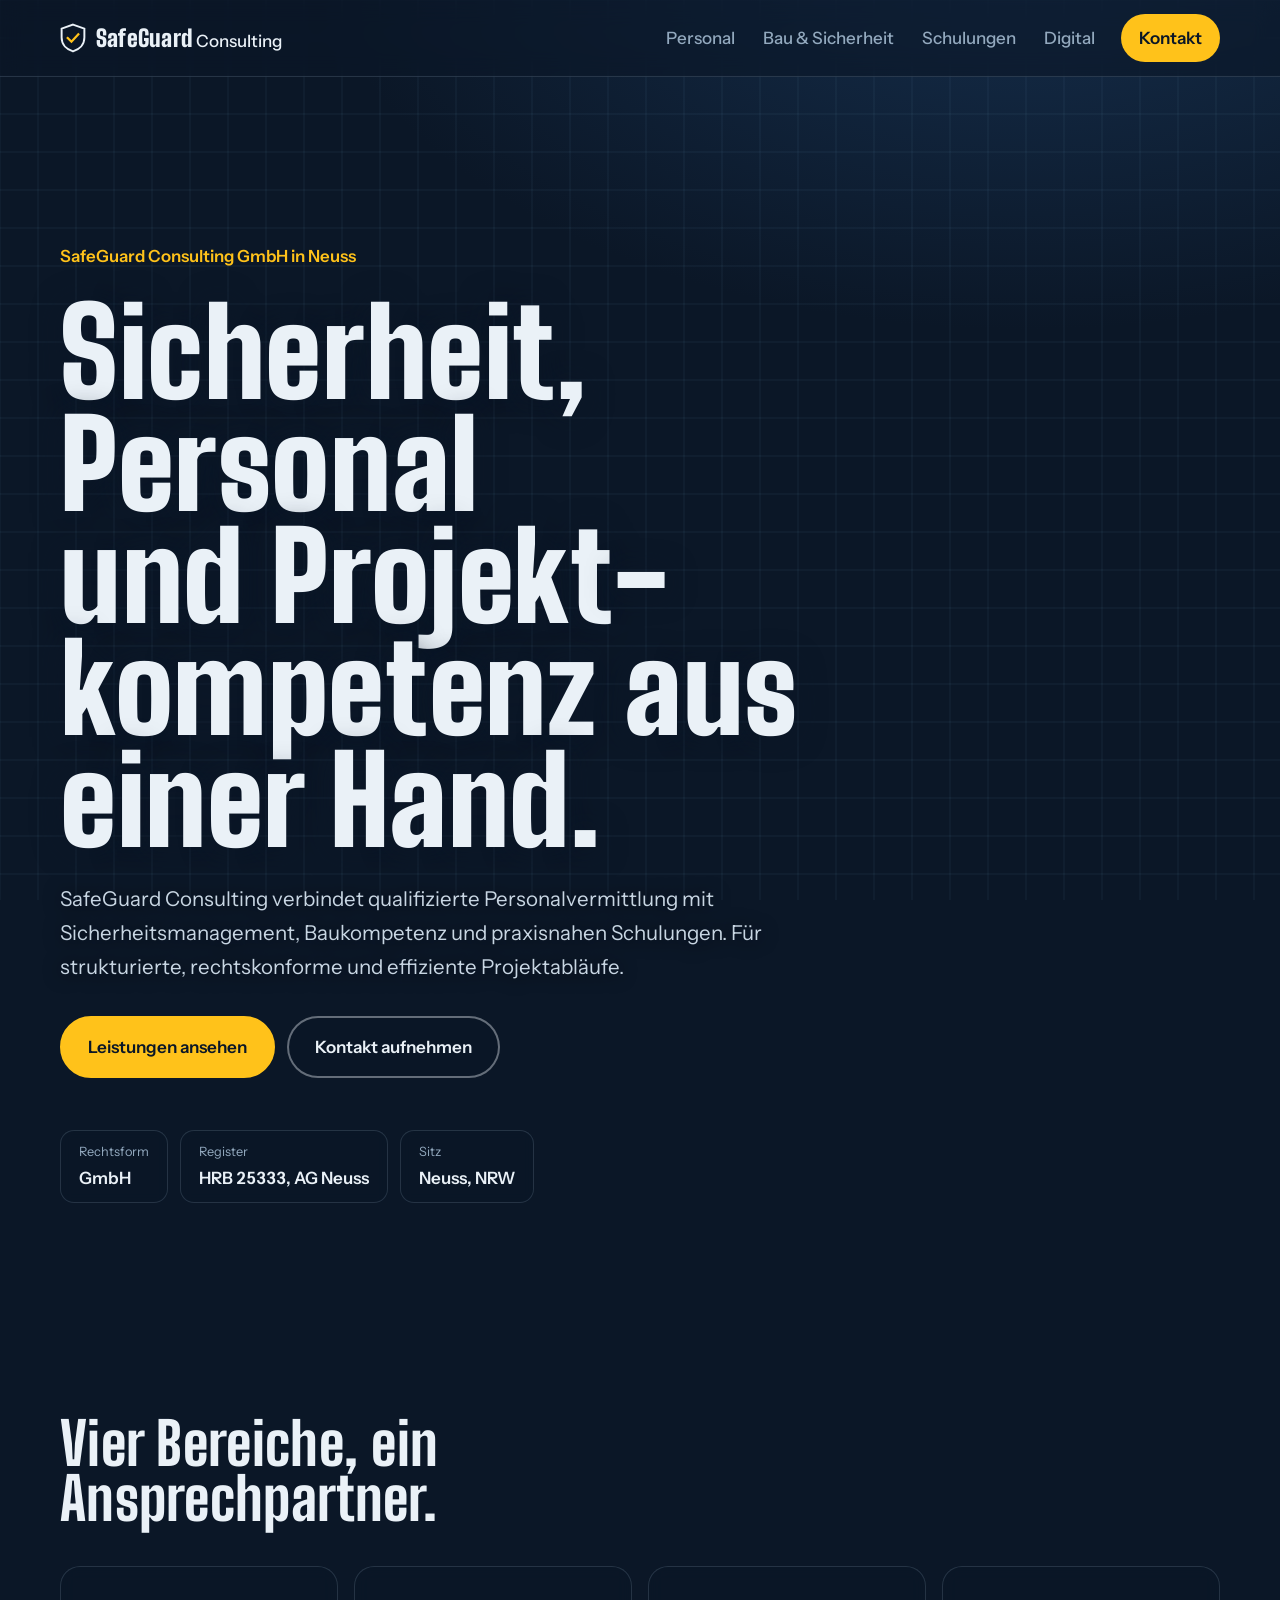
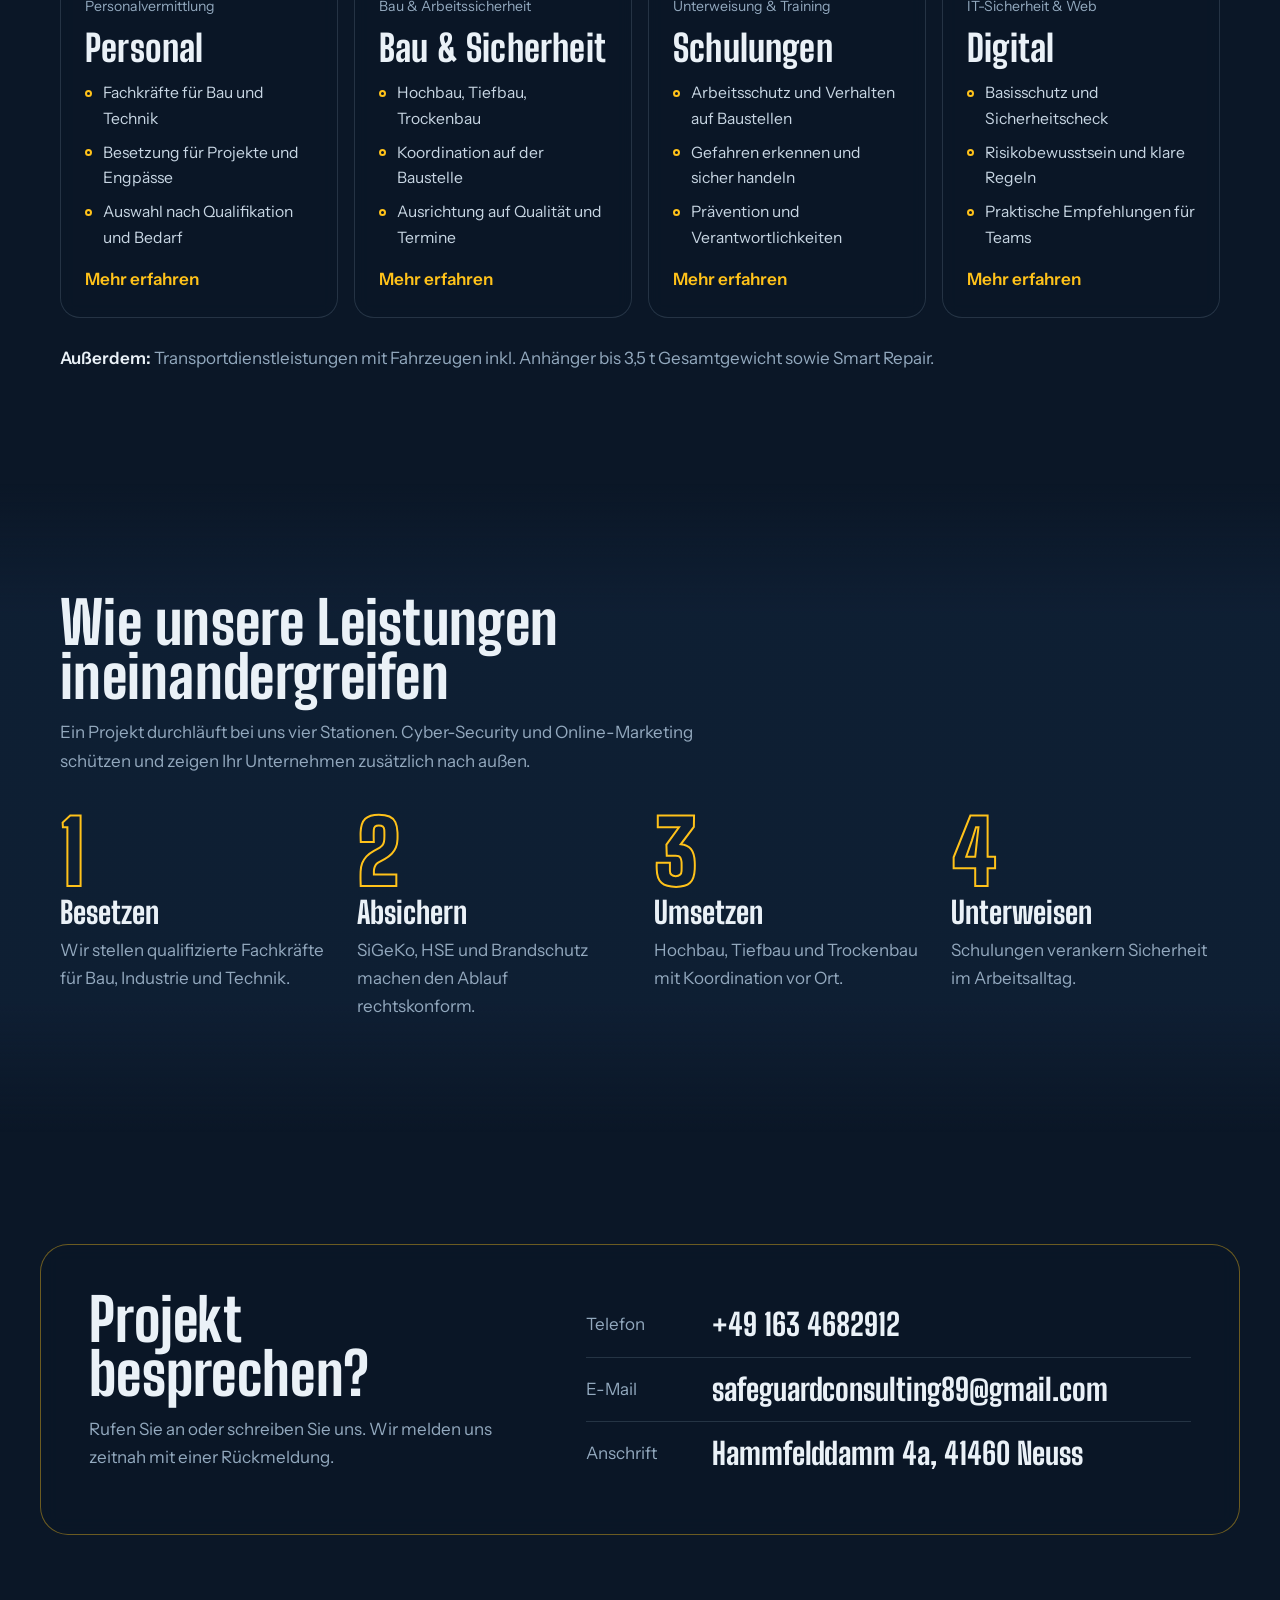
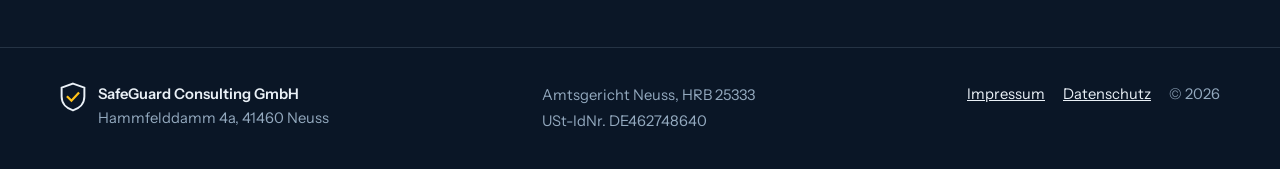
<file: index.html>
<!doctype html>
<html lang="de">
<head>
<meta charset="utf-8">
<meta name="viewport" content="width=device-width, initial-scale=1, viewport-fit=cover">
<title>SafeGuard Consulting – Neuss</title>
<meta name="description" content="SafeGuard Consulting GmbH, Neuss: Personalvermittlung, Arbeitssicherheit, SiGeKo, Bau, Schulungen und Digital.">
<meta name="theme-color" content="#0B1727">
<link rel="icon" href="favicon.svg" type="image/svg+xml">
<link rel="stylesheet" href="style.css">
</head>
<body>
<header class="site">
  <div class="wrap bar">
    <a class="brand" href="index.html"><svg class="mark" viewBox="0 0 32 36" aria-hidden="true"><path d="M16 1.5 30 6.5v11c0 8.6-6 14.6-14 17-8-2.4-14-8.4-14-17v-11Z" fill="none" stroke="currentColor" stroke-width="2.4"/><path d="m9.5 18 4.6 4.6 8.4-9" fill="none" stroke="var(--signal)" stroke-width="2.8" stroke-linecap="square"/></svg><span><b>SafeGuard</b> Consulting</span></a>
    <nav class="nav" aria-label="Hauptnavigation"><a href="personal.html">Personal</a><a href="bau-sicherheit.html">Bau & Sicherheit</a><a href="schulungen.html">Schulungen</a><a href="digital.html">Digital</a><a class="nav-cta" href="index.html#kontakt">Kontakt</a></nav>
  </div>
</header><main>
<section class="hero hero--home">
  <div class="wrap hero-inner">
    <p class="kicker">SafeGuard Consulting GmbH in Neuss</p>
    <h1>Sicherheit, Personal und Projekt&shy;kompetenz aus einer Hand.</h1>
    <p class="lead">SafeGuard Consulting verbindet qualifizierte Personalvermittlung mit Sicherheitsmanagement, Baukompetenz und praxisnahen Schulungen. Für strukturierte, rechtskonforme und effiziente Projektabläufe.</p>
    <div class="actions"><a class="btn" href="#leistungen">Leistungen ansehen</a><a class="btn btn-ghost" href="#kontakt">Kontakt aufnehmen</a></div>
    <dl class="facts">
      <div><dt>Rechtsform</dt><dd>GmbH</dd></div>
      <div><dt>Register</dt><dd>HRB 25333, AG Neuss</dd></div>
      <div><dt>Sitz</dt><dd>Neuss, NRW</dd></div>
    </dl>
  </div>
</section>
<section class="section" id="leistungen">
  <div class="wrap">
    <div class="section-head"><p class="kicker">Leistungen</p><h2>Vier Bereiche, ein Ansprechpartner.</h2></div>
    <div class="tiles"><a class="tile" href="personal.html">
      <span class="tile-kicker">Personalvermittlung</span>
      <h3>Personal</h3>
      <ul><li>Fachkräfte für Bau und Technik</li><li>Besetzung für Projekte und Engpässe</li><li>Auswahl nach Qualifikation und Bedarf</li></ul>
      <span class="more">Mehr erfahren</span>
    </a><a class="tile" href="bau-sicherheit.html">
      <span class="tile-kicker">Bau & Arbeitssicherheit</span>
      <h3>Bau & Sicherheit</h3>
      <ul><li>Hochbau, Tiefbau, Trockenbau</li><li>Koordination auf der Baustelle</li><li>Ausrichtung auf Qualität und Termine</li></ul>
      <span class="more">Mehr erfahren</span>
    </a><a class="tile" href="schulungen.html">
      <span class="tile-kicker">Unterweisung & Training</span>
      <h3>Schulungen</h3>
      <ul><li>Arbeitsschutz und Verhalten auf Baustellen</li><li>Gefahren erkennen und sicher handeln</li><li>Prävention und Verantwortlichkeiten</li></ul>
      <span class="more">Mehr erfahren</span>
    </a><a class="tile" href="digital.html">
      <span class="tile-kicker">IT-Sicherheit & Web</span>
      <h3>Digital</h3>
      <ul><li>Basisschutz und Sicherheitscheck</li><li>Risikobewusstsein und klare Regeln</li><li>Praktische Empfehlungen für Teams</li></ul>
      <span class="more">Mehr erfahren</span>
    </a></div>
    <p class="weitere"><b>Außerdem:</b> Transportdienstleistungen mit Fahrzeugen inkl. Anhänger bis 3,5 t Gesamtgewicht sowie Smart Repair.</p>
  </div>
</section>
<section class="section section--alt">
  <div class="wrap split">
    <div class="section-head">
      <p class="kicker">Zusammenspiel</p>
      <h2>Wie unsere Leistungen ineinandergreifen</h2>
      <p class="muted">Ein Projekt durchläuft bei uns vier Stationen. Cyber-Security und Online-Marketing schützen und zeigen Ihr Unternehmen zusätzlich nach außen.</p>
    </div>
    <ol class="steps"><li><a href="personal.html"><b>Besetzen</b><span>Wir stellen qualifizierte Fachkräfte für Bau, Industrie und Technik.</span></a></li><li><a href="bau-sicherheit.html"><b>Absichern</b><span>SiGeKo, HSE und Brandschutz machen den Ablauf rechtskonform.</span></a></li><li><a href="bau-sicherheit.html"><b>Umsetzen</b><span>Hochbau, Tiefbau und Trockenbau mit Koordination vor Ort.</span></a></li><li><a href="schulungen.html"><b>Unterweisen</b><span>Schulungen verankern Sicherheit im Arbeitsalltag.</span></a></li></ol>
  </div>
</section>
<section class="contact" id="kontakt">
  <div class="wrap contact-grid">
    <div>
      <p class="kicker">Kontakt</p>
      <h2>Projekt besprechen?</h2>
      <p class="muted">Rufen Sie an oder schreiben Sie uns. Wir melden uns zeitnah mit einer Rückmeldung.</p>
    </div>
    <dl class="contact-list">
      <div><dt>Telefon</dt><dd><a href="tel:+491634682912">+49 163 4682912</a></dd></div>
      <div><dt>E-Mail</dt><dd><a href="mailto:safeguardconsulting89@gmail.com">safeguardconsulting89@gmail.com</a></dd></div>
      <div><dt>Anschrift</dt><dd>Hammfelddamm 4a, 41460 Neuss</dd></div>
    </dl>
  </div>
</section>
</main><footer class="foot">
  <div class="wrap foot-grid">
    <div class="foot-brand"><svg class="mark" viewBox="0 0 32 36" aria-hidden="true"><path d="M16 1.5 30 6.5v11c0 8.6-6 14.6-14 17-8-2.4-14-8.4-14-17v-11Z" fill="none" stroke="currentColor" stroke-width="2.4"/><path d="m9.5 18 4.6 4.6 8.4-9" fill="none" stroke="var(--signal)" stroke-width="2.8" stroke-linecap="square"/></svg><div><b>SafeGuard Consulting GmbH</b><br>Hammfelddamm 4a, 41460 Neuss</div></div>
    <div class="foot-meta">Amtsgericht Neuss, HRB 25333<br>USt-IdNr. DE462748640</div>
    <nav class="foot-links" aria-label="Rechtliches"><a href="impressum.html">Impressum</a><a href="datenschutz.html">Datenschutz</a><span>© 2026</span></nav>
  </div>
</footer>
<canvas id="net" aria-hidden="true"></canvas>
<script>
/* Sicherheitsnetz: gespanntes Netz, das auf Maus/Touch mit Wellen reagiert; Klick und Hover lösen Blitze aus. */
(function () {
  var c = document.getElementById('net');
  if (!c || !c.getContext) return;
  var ctx = c.getContext('2d');
  var reduce = window.matchMedia && matchMedia('(prefers-reduced-motion: reduce)').matches;
  var W, H, dpr, G, cols, rows, h, p, sparks = [], last = null, running = true, raf = 0;

  function size() {
    dpr = Math.min(window.devicePixelRatio || 1, 2);
    W = innerWidth; H = innerHeight;
    c.width = W * dpr; c.height = H * dpr;
    ctx.setTransform(dpr, 0, 0, dpr, 0, 0);
    G = W < 640 ? 30 : 38;
    cols = Math.ceil(W / G) + 3; rows = Math.ceil(H / G) + 3;
    h = new Float32Array(cols * rows); p = new Float32Array(cols * rows);
    if (reduce) draw();
  }

  function poke(px, py, amt, rad) {
    var ci = Math.round(px / G) + 1, ri = Math.round(py / G) + 1;
    for (var dy = -rad; dy <= rad; dy++) for (var dx = -rad; dx <= rad; dx++) {
      var i = ci + dx, j = ri + dy;
      if (i < 1 || j < 1 || i >= cols - 1 || j >= rows - 1) continue;
      var d = Math.sqrt(dx * dx + dy * dy);
      if (d > rad) continue;
      h[j * cols + i] += amt * (1 - d / (rad + 0.5));
    }
  }

  function nx(i, j) { return (i - 1) * G + h[j * cols + i] * 0.22; }
  function ny(i, j) { return (j - 1) * G + h[j * cols + i] * 0.45; }

  // Blitz: Zufallsweg über die Knoten des Netzes, mit Verästelung
  function spark(px, py, len) {
    if (reduce) return;
    var i = Math.round(px / G) + 1, j = Math.round(py / G) + 1;
    function walk(i, j, n, depth) {
      var pts = [[i, j]];
      var di = Math.random() < 0.5 ? 1 : -1, dj = Math.random() < 0.5 ? 1 : -1;
      for (var s = 0; s < n; s++) {
        if (Math.random() < 0.55) i += di; else j += dj;
        if (Math.random() < 0.18) di = -di;
        if (Math.random() < 0.12) dj = -dj;
        if (i < 1 || j < 1 || i >= cols - 1 || j >= rows - 1) break;
        pts.push([i, j]);
        if (depth < 1 && Math.random() < 0.12) walk(i, j, Math.floor(n / 2), depth + 1);
      }
      sparks.push({ pts: pts, t: performance.now(), w: depth ? 1.2 : 2.2 });
      for (var k = 0; k < pts.length; k += 2) h[pts[k][1] * cols + pts[k][0]] += 26;
    }
    walk(i, j, len || 16, 0);
  }

  function step() {
    for (var j = 1; j < rows - 1; j++) for (var i = 1; i < cols - 1; i++) {
      var k = j * cols + i;
      p[k] = ((h[k - 1] + h[k + 1] + h[k - cols] + h[k + cols]) / 2 - p[k]) * 0.968;
    }
    var t = h; h = p; p = t;
  }

  var buckets = [0.16, 0.32, 0.55, 0.85];
  function draw() {
    ctx.clearRect(0, 0, W, H);
    ctx.lineWidth = 1;
    // Grundnetz
    ctx.strokeStyle = 'rgba(122,160,196,0.11)';
    ctx.beginPath();
    for (var j = 0; j < rows; j++) for (var i = 0; i < cols; i++) {
      if (i < cols - 1) { ctx.moveTo(nx(i, j), ny(i, j)); ctx.lineTo(nx(i + 1, j), ny(i + 1, j)); }
      if (j < rows - 1) { ctx.moveTo(nx(i, j), ny(i, j)); ctx.lineTo(nx(i, j + 1), ny(i, j + 1)); }
    }
    ctx.stroke();
    // Bewegte Stellen leuchten in Signalgelb
    for (var b = 0; b < buckets.length; b++) {
      var lo = 4 + b * 7, hi = b === buckets.length - 1 ? 1e9 : lo + 7;
      ctx.strokeStyle = 'rgba(255,194,26,' + buckets[b] + ')';
      ctx.beginPath();
      for (var j2 = 0; j2 < rows; j2++) for (var i2 = 0; i2 < cols; i2++) {
        var a = Math.abs(h[j2 * cols + i2]);
        if (a < lo || a >= hi) continue;
        if (i2 < cols - 1) { ctx.moveTo(nx(i2, j2), ny(i2, j2)); ctx.lineTo(nx(i2 + 1, j2), ny(i2 + 1, j2)); }
        if (j2 < rows - 1) { ctx.moveTo(nx(i2, j2), ny(i2, j2)); ctx.lineTo(nx(i2, j2 + 1), ny(i2, j2 + 1)); }
      }
      ctx.stroke();
    }
    // Blitze
    var now = performance.now();
    sparks = sparks.filter(function (s) { return now - s.t < 520; });
    sparks.forEach(function (s) {
      var age = (now - s.t) / 520, alpha = 1 - age;
      ctx.save();
      ctx.shadowColor = 'rgba(255,214,90,0.9)'; ctx.shadowBlur = 14;
      ctx.strokeStyle = 'rgba(255,236,170,' + alpha + ')';
      ctx.lineWidth = s.w;
      ctx.beginPath();
      s.pts.forEach(function (q, k) {
        var X = nx(q[0], q[1]) + (Math.random() - 0.5) * 5, Y = ny(q[0], q[1]) + (Math.random() - 0.5) * 5;
        if (k) ctx.lineTo(X, Y); else ctx.moveTo(X, Y);
      });
      ctx.stroke();
      ctx.restore();
    });
  }

  var lastAmbient = 0;
  function loop(t) {
    if (!running) return;
    if (t - lastAmbient > 1600) { // leises Grundrauschen, damit das Netz auch ohne Maus lebt
      poke(Math.random() * W, Math.random() * H, 30, 2); lastAmbient = t;
    }
    step(); draw();
    raf = requestAnimationFrame(loop);
  }

  size();
  addEventListener('resize', size);
  if (reduce) return;

  addEventListener('pointermove', function (e) {
    if (last) {
      var v = Math.min(Math.hypot(e.clientX - last.x, e.clientY - last.y), 60);
      poke(e.clientX, e.clientY, v * 1.1, 2);
    }
    last = { x: e.clientX, y: e.clientY };
  }, { passive: true });
  addEventListener('pointerdown', function (e) {
    poke(e.clientX, e.clientY, -140, 3);
    spark(e.clientX, e.clientY, 22);
  });
  document.querySelectorAll('.tile,.rel,.btn,.nav-cta,.list-block').forEach(function (el) {
    el.addEventListener('pointerenter', function (e) { spark(e.clientX, e.clientY, 12); });
    el.addEventListener('pointermove', function (e) {
      var r = el.getBoundingClientRect();
      el.style.setProperty('--mx', (e.clientX - r.left) + 'px');
      el.style.setProperty('--my', (e.clientY - r.top) + 'px');
    });
  });
  document.addEventListener('visibilitychange', function () {
    cancelAnimationFrame(raf);
    running = !document.hidden; if (running) raf = requestAnimationFrame(loop);
  });

  // Ein Auftakt beim Laden: Druckwelle mit Blitz unter der Überschrift
  var h1 = document.querySelector('h1');
  var r = h1 ? h1.getBoundingClientRect() : { left: W * 0.3, bottom: H * 0.4, width: 0 };
  setTimeout(function () {
    poke(r.left + Math.min(r.width, W) * 0.6, r.bottom - 20, -220, 4);
    spark(r.left + Math.min(r.width, W) * 0.6, r.bottom - 20, 26);
  }, 250);
  raf = requestAnimationFrame(loop);
})();

</script>
</body>
</html>
</file>
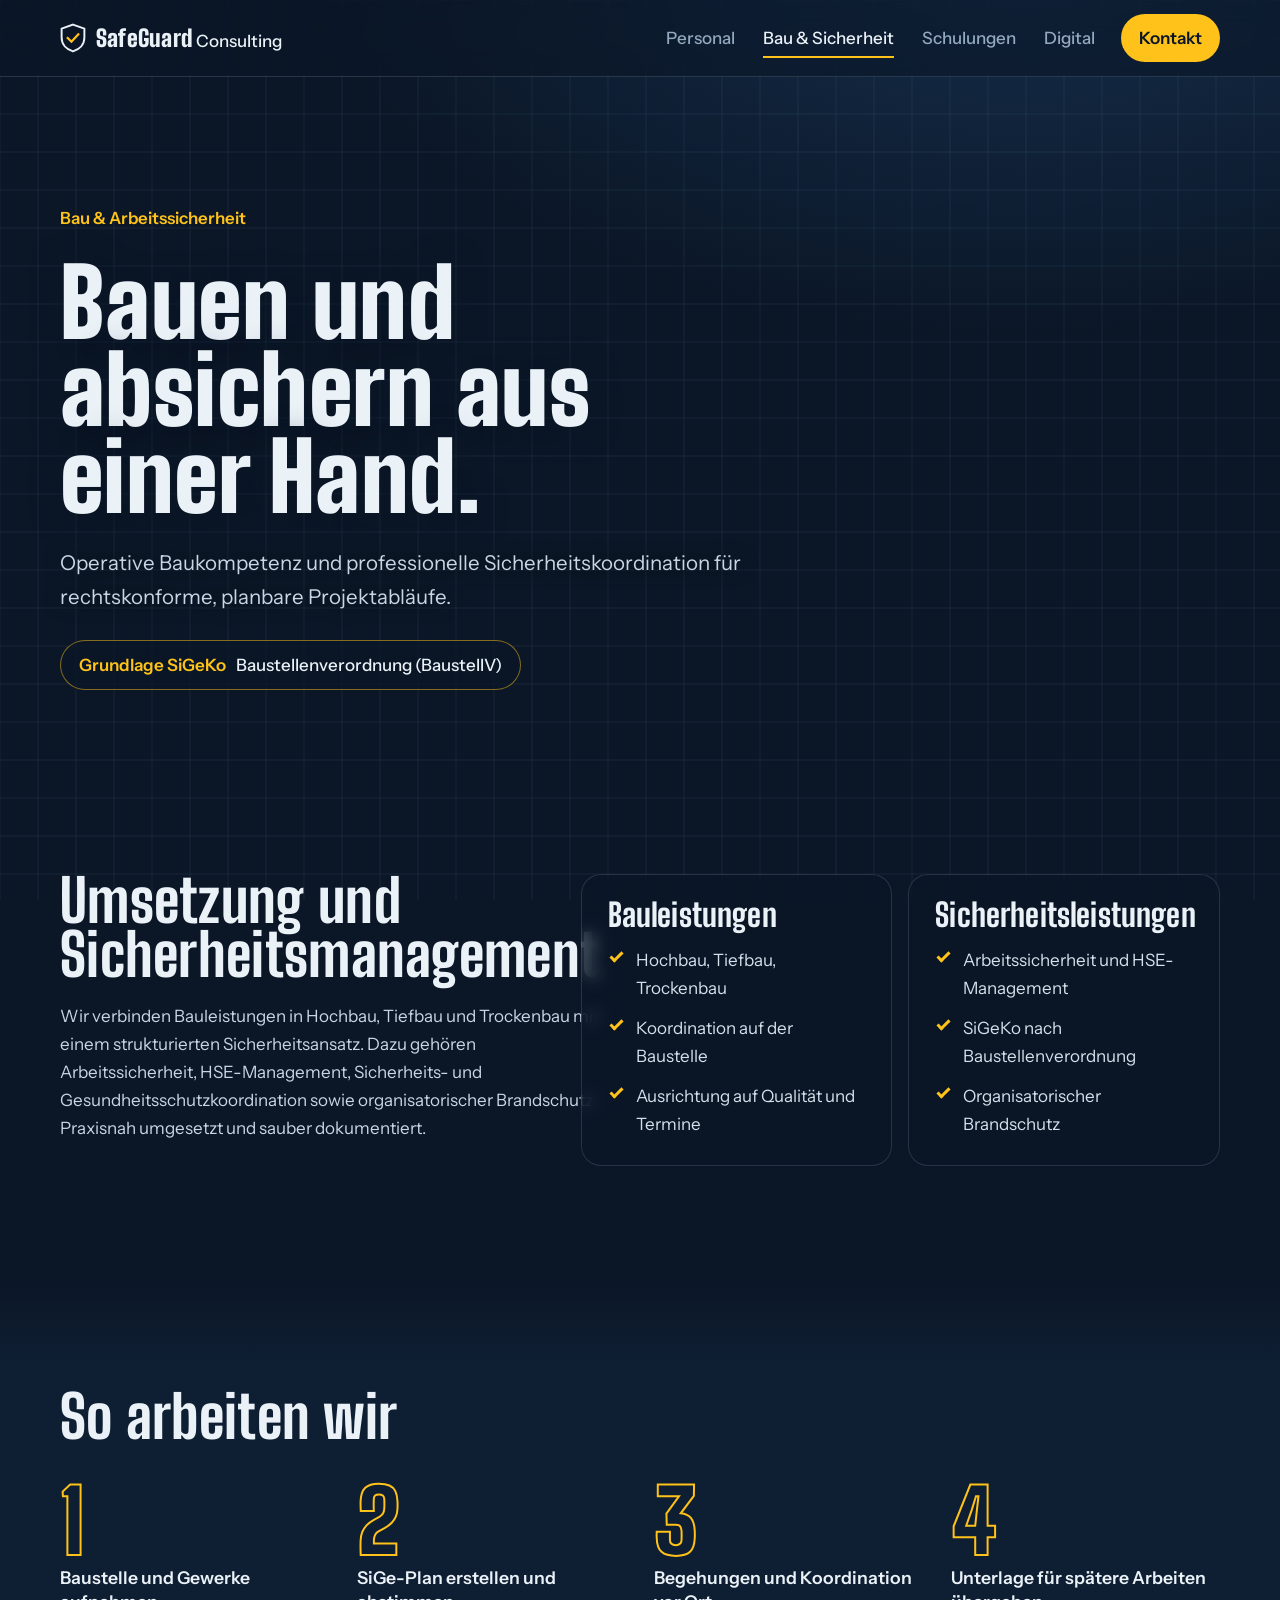
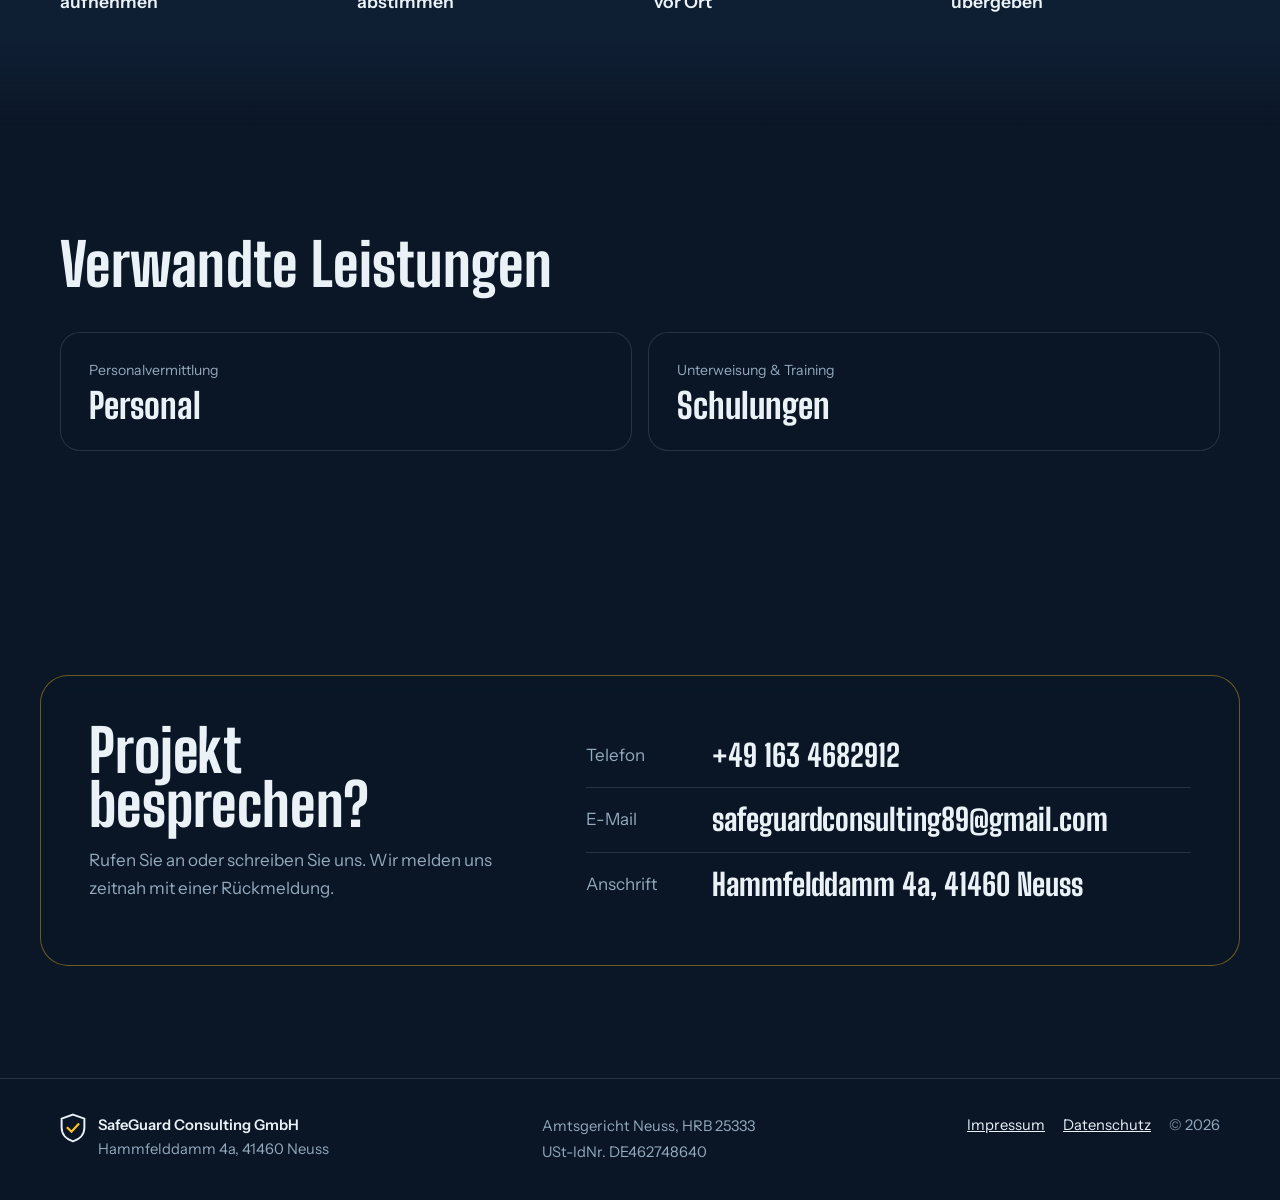
<file: bau-sicherheit.html>
<!doctype html>
<html lang="de">
<head>
<meta charset="utf-8">
<meta name="viewport" content="width=device-width, initial-scale=1, viewport-fit=cover">
<title>Bau & Sicherheit – SafeGuard Consulting</title>
<meta name="description" content="Operative Baukompetenz und professionelle Sicherheitskoordination für rechtskonforme, planbare Projektabläufe.">
<meta name="theme-color" content="#0B1727">
<link rel="icon" href="favicon.svg" type="image/svg+xml">
<link rel="stylesheet" href="style.css">
</head>
<body>
<header class="site">
  <div class="wrap bar">
    <a class="brand" href="index.html"><svg class="mark" viewBox="0 0 32 36" aria-hidden="true"><path d="M16 1.5 30 6.5v11c0 8.6-6 14.6-14 17-8-2.4-14-8.4-14-17v-11Z" fill="none" stroke="currentColor" stroke-width="2.4"/><path d="m9.5 18 4.6 4.6 8.4-9" fill="none" stroke="var(--signal)" stroke-width="2.8" stroke-linecap="square"/></svg><span><b>SafeGuard</b> Consulting</span></a>
    <nav class="nav" aria-label="Hauptnavigation"><a href="personal.html">Personal</a><a href="bau-sicherheit.html" aria-current="page">Bau & Sicherheit</a><a href="schulungen.html">Schulungen</a><a href="digital.html">Digital</a><a class="nav-cta" href="index.html#kontakt">Kontakt</a></nav>
  </div>
</header><main>
<section class="hero hero--sub hero--bau">
  <div class="wrap hero-inner">
    <p class="kicker">Bau & Arbeitssicherheit</p>
    <h1>Bauen und absichern aus einer Hand.</h1>
    <p class="lead">Operative Baukompetenz und professionelle Sicherheitskoordination für rechtskonforme, planbare Projektabläufe.</p>
    <p class="chip"><span>Grundlage SiGeKo</span>Baustellenverordnung (BaustellV)</p>
  </div>
</section>
<section class="section">
  <div class="wrap detail">
    <div class="detail-text"><h2>Umsetzung und Sicherheitsmanagement</h2><p>Wir verbinden Bauleistungen in Hochbau, Tiefbau und Trockenbau mit einem strukturierten Sicherheitsansatz. Dazu gehören Arbeitssicherheit, HSE-Management, Sicherheits- und Gesundheitsschutzkoordination sowie organisatorischer Brandschutz. Praxisnah umgesetzt und sauber dokumentiert.</p></div>
    <div class="detail-lists"><div class="list-block"><h3>Bauleistungen</h3><ul class="checks"><li>Hochbau, Tiefbau, Trockenbau</li><li>Koordination auf der Baustelle</li><li>Ausrichtung auf Qualität und Termine</li></ul></div><div class="list-block"><h3>Sicherheitsleistungen</h3><ul class="checks"><li>Arbeitssicherheit und HSE-Management</li><li>SiGeKo nach Baustellenverordnung</li><li>Organisatorischer Brandschutz</li></ul></div></div>
  </div>
</section>
<section class="section section--alt">
  <div class="wrap split">
    <div class="section-head"><p class="kicker">Ablauf</p><h2>So arbeiten wir</h2></div>
    <ol class="steps steps--plain"><li><b>Baustelle und Gewerke aufnehmen</b></li><li><b>SiGe-Plan erstellen und abstimmen</b></li><li><b>Begehungen und Koordination vor Ort</b></li><li><b>Unterlage für spätere Arbeiten übergeben</b></li></ol>
  </div>
</section>
<section class="section">
  <div class="wrap">
    <div class="section-head"><p class="kicker">Passt dazu</p><h2>Verwandte Leistungen</h2></div>
    <div class="related"><a class="rel" href="personal.html"><span>Personalvermittlung</span><b>Personal</b></a><a class="rel" href="schulungen.html"><span>Unterweisung & Training</span><b>Schulungen</b></a></div>
  </div>
</section>
<section class="contact" id="kontakt">
  <div class="wrap contact-grid">
    <div>
      <p class="kicker">Kontakt</p>
      <h2>Projekt besprechen?</h2>
      <p class="muted">Rufen Sie an oder schreiben Sie uns. Wir melden uns zeitnah mit einer Rückmeldung.</p>
    </div>
    <dl class="contact-list">
      <div><dt>Telefon</dt><dd><a href="tel:+491634682912">+49 163 4682912</a></dd></div>
      <div><dt>E-Mail</dt><dd><a href="mailto:safeguardconsulting89@gmail.com">safeguardconsulting89@gmail.com</a></dd></div>
      <div><dt>Anschrift</dt><dd>Hammfelddamm 4a, 41460 Neuss</dd></div>
    </dl>
  </div>
</section>
</main><footer class="foot">
  <div class="wrap foot-grid">
    <div class="foot-brand"><svg class="mark" viewBox="0 0 32 36" aria-hidden="true"><path d="M16 1.5 30 6.5v11c0 8.6-6 14.6-14 17-8-2.4-14-8.4-14-17v-11Z" fill="none" stroke="currentColor" stroke-width="2.4"/><path d="m9.5 18 4.6 4.6 8.4-9" fill="none" stroke="var(--signal)" stroke-width="2.8" stroke-linecap="square"/></svg><div><b>SafeGuard Consulting GmbH</b><br>Hammfelddamm 4a, 41460 Neuss</div></div>
    <div class="foot-meta">Amtsgericht Neuss, HRB 25333<br>USt-IdNr. DE462748640</div>
    <nav class="foot-links" aria-label="Rechtliches"><a href="impressum.html">Impressum</a><a href="datenschutz.html">Datenschutz</a><span>© 2026</span></nav>
  </div>
</footer>
<canvas id="net" aria-hidden="true"></canvas>
<script>
/* Sicherheitsnetz: gespanntes Netz, das auf Maus/Touch mit Wellen reagiert; Klick und Hover lösen Blitze aus. */
(function () {
  var c = document.getElementById('net');
  if (!c || !c.getContext) return;
  var ctx = c.getContext('2d');
  var reduce = window.matchMedia && matchMedia('(prefers-reduced-motion: reduce)').matches;
  var W, H, dpr, G, cols, rows, h, p, sparks = [], last = null, running = true, raf = 0;

  function size() {
    dpr = Math.min(window.devicePixelRatio || 1, 2);
    W = innerWidth; H = innerHeight;
    c.width = W * dpr; c.height = H * dpr;
    ctx.setTransform(dpr, 0, 0, dpr, 0, 0);
    G = W < 640 ? 30 : 38;
    cols = Math.ceil(W / G) + 3; rows = Math.ceil(H / G) + 3;
    h = new Float32Array(cols * rows); p = new Float32Array(cols * rows);
    if (reduce) draw();
  }

  function poke(px, py, amt, rad) {
    var ci = Math.round(px / G) + 1, ri = Math.round(py / G) + 1;
    for (var dy = -rad; dy <= rad; dy++) for (var dx = -rad; dx <= rad; dx++) {
      var i = ci + dx, j = ri + dy;
      if (i < 1 || j < 1 || i >= cols - 1 || j >= rows - 1) continue;
      var d = Math.sqrt(dx * dx + dy * dy);
      if (d > rad) continue;
      h[j * cols + i] += amt * (1 - d / (rad + 0.5));
    }
  }

  function nx(i, j) { return (i - 1) * G + h[j * cols + i] * 0.22; }
  function ny(i, j) { return (j - 1) * G + h[j * cols + i] * 0.45; }

  // Blitz: Zufallsweg über die Knoten des Netzes, mit Verästelung
  function spark(px, py, len) {
    if (reduce) return;
    var i = Math.round(px / G) + 1, j = Math.round(py / G) + 1;
    function walk(i, j, n, depth) {
      var pts = [[i, j]];
      var di = Math.random() < 0.5 ? 1 : -1, dj = Math.random() < 0.5 ? 1 : -1;
      for (var s = 0; s < n; s++) {
        if (Math.random() < 0.55) i += di; else j += dj;
        if (Math.random() < 0.18) di = -di;
        if (Math.random() < 0.12) dj = -dj;
        if (i < 1 || j < 1 || i >= cols - 1 || j >= rows - 1) break;
        pts.push([i, j]);
        if (depth < 1 && Math.random() < 0.12) walk(i, j, Math.floor(n / 2), depth + 1);
      }
      sparks.push({ pts: pts, t: performance.now(), w: depth ? 1.2 : 2.2 });
      for (var k = 0; k < pts.length; k += 2) h[pts[k][1] * cols + pts[k][0]] += 26;
    }
    walk(i, j, len || 16, 0);
  }

  function step() {
    for (var j = 1; j < rows - 1; j++) for (var i = 1; i < cols - 1; i++) {
      var k = j * cols + i;
      p[k] = ((h[k - 1] + h[k + 1] + h[k - cols] + h[k + cols]) / 2 - p[k]) * 0.968;
    }
    var t = h; h = p; p = t;
  }

  var buckets = [0.16, 0.32, 0.55, 0.85];
  function draw() {
    ctx.clearRect(0, 0, W, H);
    ctx.lineWidth = 1;
    // Grundnetz
    ctx.strokeStyle = 'rgba(122,160,196,0.11)';
    ctx.beginPath();
    for (var j = 0; j < rows; j++) for (var i = 0; i < cols; i++) {
      if (i < cols - 1) { ctx.moveTo(nx(i, j), ny(i, j)); ctx.lineTo(nx(i + 1, j), ny(i + 1, j)); }
      if (j < rows - 1) { ctx.moveTo(nx(i, j), ny(i, j)); ctx.lineTo(nx(i, j + 1), ny(i, j + 1)); }
    }
    ctx.stroke();
    // Bewegte Stellen leuchten in Signalgelb
    for (var b = 0; b < buckets.length; b++) {
      var lo = 4 + b * 7, hi = b === buckets.length - 1 ? 1e9 : lo + 7;
      ctx.strokeStyle = 'rgba(255,194,26,' + buckets[b] + ')';
      ctx.beginPath();
      for (var j2 = 0; j2 < rows; j2++) for (var i2 = 0; i2 < cols; i2++) {
        var a = Math.abs(h[j2 * cols + i2]);
        if (a < lo || a >= hi) continue;
        if (i2 < cols - 1) { ctx.moveTo(nx(i2, j2), ny(i2, j2)); ctx.lineTo(nx(i2 + 1, j2), ny(i2 + 1, j2)); }
        if (j2 < rows - 1) { ctx.moveTo(nx(i2, j2), ny(i2, j2)); ctx.lineTo(nx(i2, j2 + 1), ny(i2, j2 + 1)); }
      }
      ctx.stroke();
    }
    // Blitze
    var now = performance.now();
    sparks = sparks.filter(function (s) { return now - s.t < 520; });
    sparks.forEach(function (s) {
      var age = (now - s.t) / 520, alpha = 1 - age;
      ctx.save();
      ctx.shadowColor = 'rgba(255,214,90,0.9)'; ctx.shadowBlur = 14;
      ctx.strokeStyle = 'rgba(255,236,170,' + alpha + ')';
      ctx.lineWidth = s.w;
      ctx.beginPath();
      s.pts.forEach(function (q, k) {
        var X = nx(q[0], q[1]) + (Math.random() - 0.5) * 5, Y = ny(q[0], q[1]) + (Math.random() - 0.5) * 5;
        if (k) ctx.lineTo(X, Y); else ctx.moveTo(X, Y);
      });
      ctx.stroke();
      ctx.restore();
    });
  }

  var lastAmbient = 0;
  function loop(t) {
    if (!running) return;
    if (t - lastAmbient > 1600) { // leises Grundrauschen, damit das Netz auch ohne Maus lebt
      poke(Math.random() * W, Math.random() * H, 30, 2); lastAmbient = t;
    }
    step(); draw();
    raf = requestAnimationFrame(loop);
  }

  size();
  addEventListener('resize', size);
  if (reduce) return;

  addEventListener('pointermove', function (e) {
    if (last) {
      var v = Math.min(Math.hypot(e.clientX - last.x, e.clientY - last.y), 60);
      poke(e.clientX, e.clientY, v * 1.1, 2);
    }
    last = { x: e.clientX, y: e.clientY };
  }, { passive: true });
  addEventListener('pointerdown', function (e) {
    poke(e.clientX, e.clientY, -140, 3);
    spark(e.clientX, e.clientY, 22);
  });
  document.querySelectorAll('.tile,.rel,.btn,.nav-cta,.list-block').forEach(function (el) {
    el.addEventListener('pointerenter', function (e) { spark(e.clientX, e.clientY, 12); });
    el.addEventListener('pointermove', function (e) {
      var r = el.getBoundingClientRect();
      el.style.setProperty('--mx', (e.clientX - r.left) + 'px');
      el.style.setProperty('--my', (e.clientY - r.top) + 'px');
    });
  });
  document.addEventListener('visibilitychange', function () {
    cancelAnimationFrame(raf);
    running = !document.hidden; if (running) raf = requestAnimationFrame(loop);
  });

  // Ein Auftakt beim Laden: Druckwelle mit Blitz unter der Überschrift
  var h1 = document.querySelector('h1');
  var r = h1 ? h1.getBoundingClientRect() : { left: W * 0.3, bottom: H * 0.4, width: 0 };
  setTimeout(function () {
    poke(r.left + Math.min(r.width, W) * 0.6, r.bottom - 20, -220, 4);
    spark(r.left + Math.min(r.width, W) * 0.6, r.bottom - 20, 26);
  }, 250);
  raf = requestAnimationFrame(loop);
})();

</script>
</body>
</html>
</file>
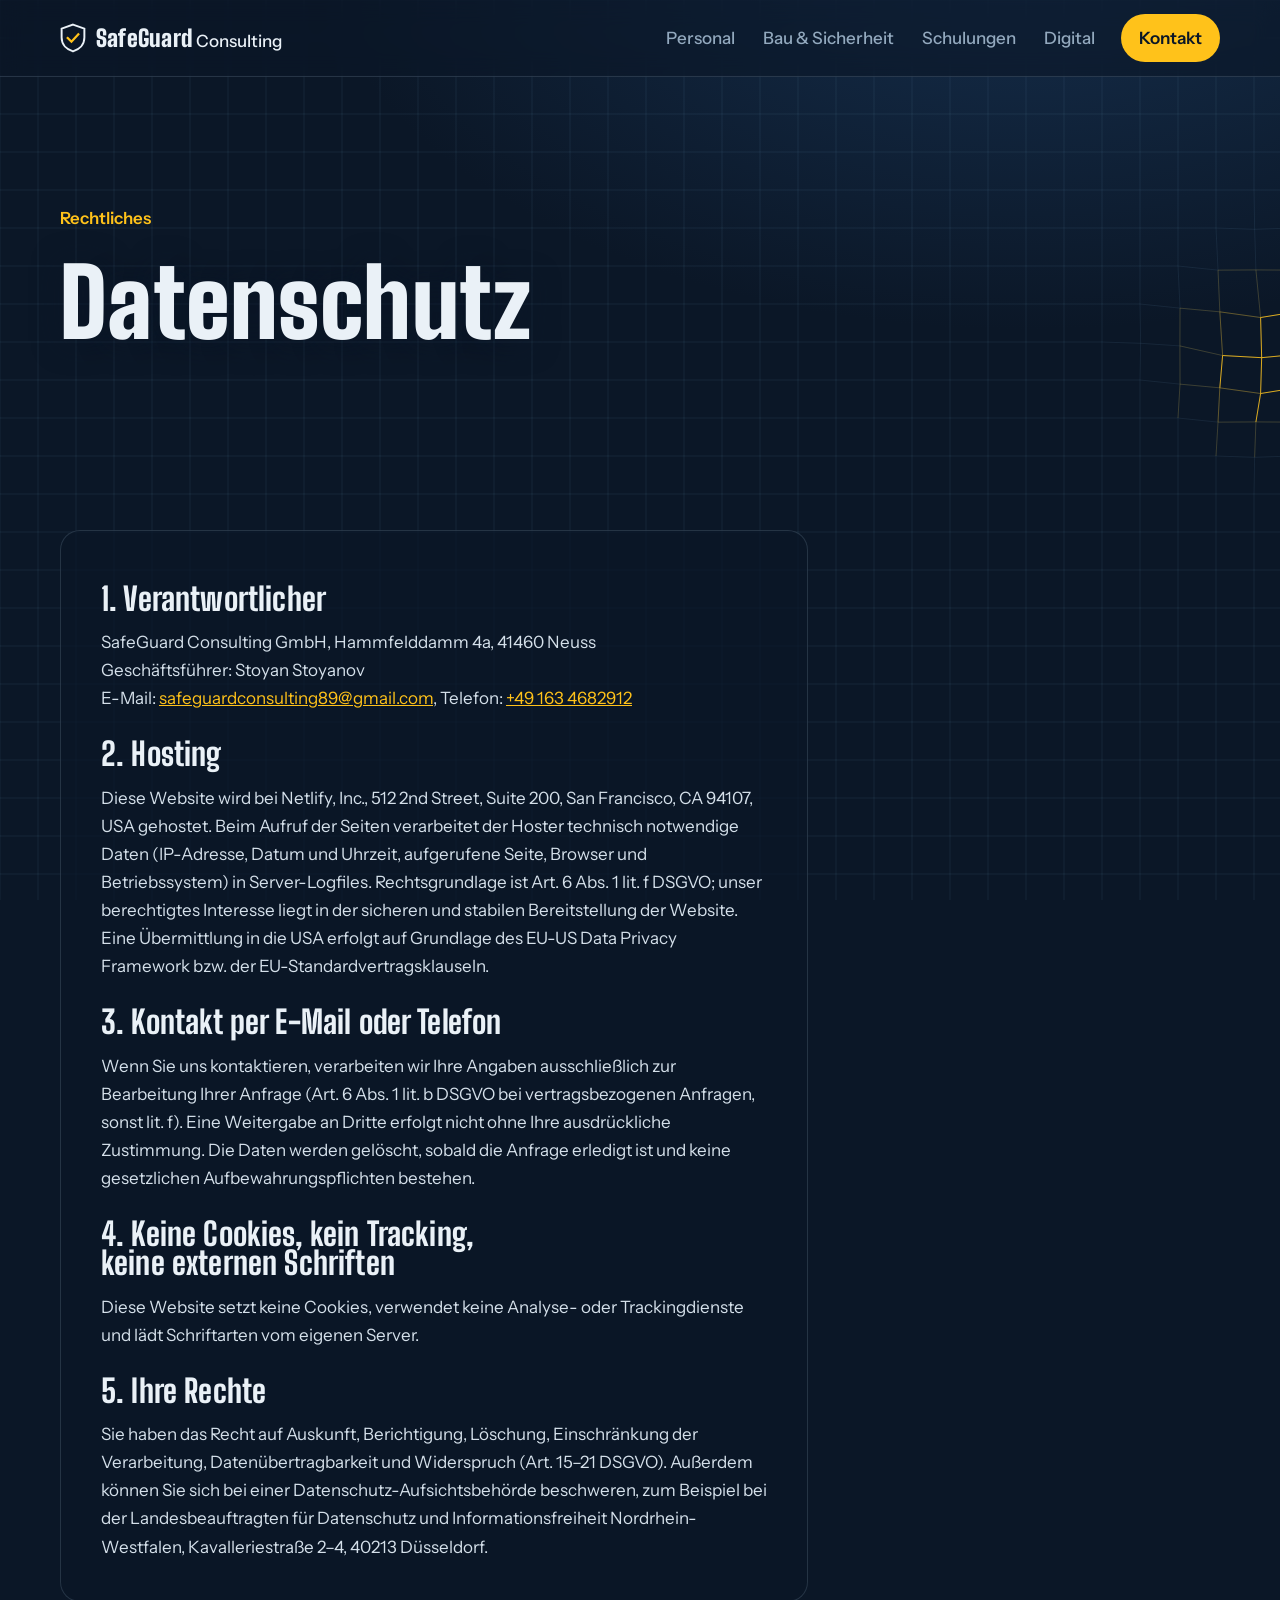
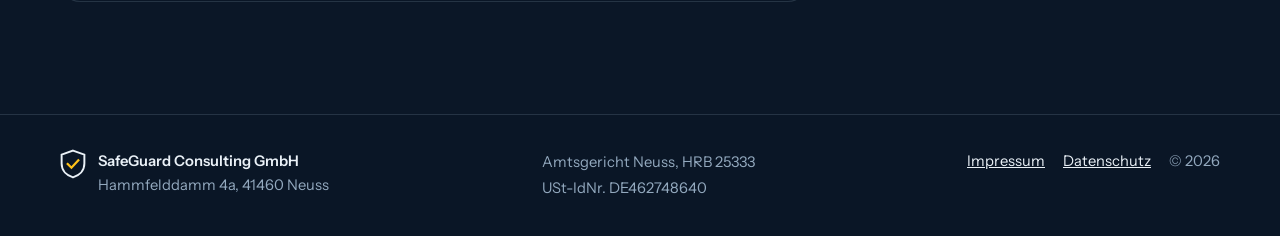
<file: datenschutz.html>
<!doctype html>
<html lang="de">
<head>
<meta charset="utf-8">
<meta name="viewport" content="width=device-width, initial-scale=1, viewport-fit=cover">
<title>Datenschutz – SafeGuard Consulting</title>
<meta name="description" content="Datenschutz der SafeGuard Consulting GmbH, Neuss.">
<meta name="theme-color" content="#0B1727">
<link rel="icon" href="favicon.svg" type="image/svg+xml">
<link rel="stylesheet" href="style.css">
</head>
<body>
<header class="site">
  <div class="wrap bar">
    <a class="brand" href="index.html"><svg class="mark" viewBox="0 0 32 36" aria-hidden="true"><path d="M16 1.5 30 6.5v11c0 8.6-6 14.6-14 17-8-2.4-14-8.4-14-17v-11Z" fill="none" stroke="currentColor" stroke-width="2.4"/><path d="m9.5 18 4.6 4.6 8.4-9" fill="none" stroke="var(--signal)" stroke-width="2.8" stroke-linecap="square"/></svg><span><b>SafeGuard</b> Consulting</span></a>
    <nav class="nav" aria-label="Hauptnavigation"><a href="personal.html">Personal</a><a href="bau-sicherheit.html">Bau & Sicherheit</a><a href="schulungen.html">Schulungen</a><a href="digital.html">Digital</a><a class="nav-cta" href="index.html#kontakt">Kontakt</a></nav>
  </div>
</header><main>
<section class="hero hero--sub hero--legal"><div class="wrap hero-inner"><p class="kicker">Rechtliches</p><h1>Datenschutz</h1></div></section>
<section class="section"><div class="wrap"><div class="prose">
<h2>1. Verantwortlicher</h2>
<p>SafeGuard Consulting GmbH, Hammfelddamm 4a, 41460 Neuss<br>Geschäftsführer: Stoyan Stoyanov<br>E-Mail: <a href="mailto:safeguardconsulting89@gmail.com">safeguardconsulting89@gmail.com</a>, Telefon: <a href="tel:+491634682912">+49 163 4682912</a></p>
<h2>2. Hosting</h2>
<p>Diese Website wird bei Netlify, Inc., 512 2nd Street, Suite 200, San Francisco, CA 94107, USA gehostet. Beim Aufruf der Seiten verarbeitet der Hoster technisch notwendige Daten (IP-Adresse, Datum und Uhrzeit, aufgerufene Seite, Browser und Betriebssystem) in Server-Logfiles. Rechtsgrundlage ist Art. 6 Abs. 1 lit. f DSGVO; unser berechtigtes Interesse liegt in der sicheren und stabilen Bereitstellung der Website. Eine Übermittlung in die USA erfolgt auf Grundlage des EU-US Data Privacy Framework bzw. der EU-Standardvertragsklauseln.</p>
<h2>3. Kontakt per E-Mail oder Telefon</h2>
<p>Wenn Sie uns kontaktieren, verarbeiten wir Ihre Angaben ausschließlich zur Bearbeitung Ihrer Anfrage (Art. 6 Abs. 1 lit. b DSGVO bei vertragsbezogenen Anfragen, sonst lit. f). Eine Weitergabe an Dritte erfolgt nicht ohne Ihre ausdrückliche Zustimmung. Die Daten werden gelöscht, sobald die Anfrage erledigt ist und keine gesetzlichen Aufbewahrungspflichten bestehen.</p>
<h2>4. Keine Cookies, kein Tracking, keine externen Schriften</h2>
<p>Diese Website setzt keine Cookies, verwendet keine Analyse- oder Trackingdienste und lädt Schriftarten vom eigenen Server.</p>
<h2>5. Ihre Rechte</h2>
<p>Sie haben das Recht auf Auskunft, Berichtigung, Löschung, Einschränkung der Verarbeitung, Datenübertragbarkeit und Widerspruch (Art. 15–21 DSGVO). Außerdem können Sie sich bei einer Datenschutz-Aufsichtsbehörde beschweren, zum Beispiel bei der Landesbeauftragten für Datenschutz und Informationsfreiheit Nordrhein-Westfalen, Kavalleriestraße 2–4, 40213 Düsseldorf.</p>
</div></div></section>
</main><footer class="foot">
  <div class="wrap foot-grid">
    <div class="foot-brand"><svg class="mark" viewBox="0 0 32 36" aria-hidden="true"><path d="M16 1.5 30 6.5v11c0 8.6-6 14.6-14 17-8-2.4-14-8.4-14-17v-11Z" fill="none" stroke="currentColor" stroke-width="2.4"/><path d="m9.5 18 4.6 4.6 8.4-9" fill="none" stroke="var(--signal)" stroke-width="2.8" stroke-linecap="square"/></svg><div><b>SafeGuard Consulting GmbH</b><br>Hammfelddamm 4a, 41460 Neuss</div></div>
    <div class="foot-meta">Amtsgericht Neuss, HRB 25333<br>USt-IdNr. DE462748640</div>
    <nav class="foot-links" aria-label="Rechtliches"><a href="impressum.html">Impressum</a><a href="datenschutz.html">Datenschutz</a><span>© 2026</span></nav>
  </div>
</footer>
<canvas id="net" aria-hidden="true"></canvas>
<script>
/* Sicherheitsnetz: gespanntes Netz, das auf Maus/Touch mit Wellen reagiert; Klick und Hover lösen Blitze aus. */
(function () {
  var c = document.getElementById('net');
  if (!c || !c.getContext) return;
  var ctx = c.getContext('2d');
  var reduce = window.matchMedia && matchMedia('(prefers-reduced-motion: reduce)').matches;
  var W, H, dpr, G, cols, rows, h, p, sparks = [], last = null, running = true, raf = 0;

  function size() {
    dpr = Math.min(window.devicePixelRatio || 1, 2);
    W = innerWidth; H = innerHeight;
    c.width = W * dpr; c.height = H * dpr;
    ctx.setTransform(dpr, 0, 0, dpr, 0, 0);
    G = W < 640 ? 30 : 38;
    cols = Math.ceil(W / G) + 3; rows = Math.ceil(H / G) + 3;
    h = new Float32Array(cols * rows); p = new Float32Array(cols * rows);
    if (reduce) draw();
  }

  function poke(px, py, amt, rad) {
    var ci = Math.round(px / G) + 1, ri = Math.round(py / G) + 1;
    for (var dy = -rad; dy <= rad; dy++) for (var dx = -rad; dx <= rad; dx++) {
      var i = ci + dx, j = ri + dy;
      if (i < 1 || j < 1 || i >= cols - 1 || j >= rows - 1) continue;
      var d = Math.sqrt(dx * dx + dy * dy);
      if (d > rad) continue;
      h[j * cols + i] += amt * (1 - d / (rad + 0.5));
    }
  }

  function nx(i, j) { return (i - 1) * G + h[j * cols + i] * 0.22; }
  function ny(i, j) { return (j - 1) * G + h[j * cols + i] * 0.45; }

  // Blitz: Zufallsweg über die Knoten des Netzes, mit Verästelung
  function spark(px, py, len) {
    if (reduce) return;
    var i = Math.round(px / G) + 1, j = Math.round(py / G) + 1;
    function walk(i, j, n, depth) {
      var pts = [[i, j]];
      var di = Math.random() < 0.5 ? 1 : -1, dj = Math.random() < 0.5 ? 1 : -1;
      for (var s = 0; s < n; s++) {
        if (Math.random() < 0.55) i += di; else j += dj;
        if (Math.random() < 0.18) di = -di;
        if (Math.random() < 0.12) dj = -dj;
        if (i < 1 || j < 1 || i >= cols - 1 || j >= rows - 1) break;
        pts.push([i, j]);
        if (depth < 1 && Math.random() < 0.12) walk(i, j, Math.floor(n / 2), depth + 1);
      }
      sparks.push({ pts: pts, t: performance.now(), w: depth ? 1.2 : 2.2 });
      for (var k = 0; k < pts.length; k += 2) h[pts[k][1] * cols + pts[k][0]] += 26;
    }
    walk(i, j, len || 16, 0);
  }

  function step() {
    for (var j = 1; j < rows - 1; j++) for (var i = 1; i < cols - 1; i++) {
      var k = j * cols + i;
      p[k] = ((h[k - 1] + h[k + 1] + h[k - cols] + h[k + cols]) / 2 - p[k]) * 0.968;
    }
    var t = h; h = p; p = t;
  }

  var buckets = [0.16, 0.32, 0.55, 0.85];
  function draw() {
    ctx.clearRect(0, 0, W, H);
    ctx.lineWidth = 1;
    // Grundnetz
    ctx.strokeStyle = 'rgba(122,160,196,0.11)';
    ctx.beginPath();
    for (var j = 0; j < rows; j++) for (var i = 0; i < cols; i++) {
      if (i < cols - 1) { ctx.moveTo(nx(i, j), ny(i, j)); ctx.lineTo(nx(i + 1, j), ny(i + 1, j)); }
      if (j < rows - 1) { ctx.moveTo(nx(i, j), ny(i, j)); ctx.lineTo(nx(i, j + 1), ny(i, j + 1)); }
    }
    ctx.stroke();
    // Bewegte Stellen leuchten in Signalgelb
    for (var b = 0; b < buckets.length; b++) {
      var lo = 4 + b * 7, hi = b === buckets.length - 1 ? 1e9 : lo + 7;
      ctx.strokeStyle = 'rgba(255,194,26,' + buckets[b] + ')';
      ctx.beginPath();
      for (var j2 = 0; j2 < rows; j2++) for (var i2 = 0; i2 < cols; i2++) {
        var a = Math.abs(h[j2 * cols + i2]);
        if (a < lo || a >= hi) continue;
        if (i2 < cols - 1) { ctx.moveTo(nx(i2, j2), ny(i2, j2)); ctx.lineTo(nx(i2 + 1, j2), ny(i2 + 1, j2)); }
        if (j2 < rows - 1) { ctx.moveTo(nx(i2, j2), ny(i2, j2)); ctx.lineTo(nx(i2, j2 + 1), ny(i2, j2 + 1)); }
      }
      ctx.stroke();
    }
    // Blitze
    var now = performance.now();
    sparks = sparks.filter(function (s) { return now - s.t < 520; });
    sparks.forEach(function (s) {
      var age = (now - s.t) / 520, alpha = 1 - age;
      ctx.save();
      ctx.shadowColor = 'rgba(255,214,90,0.9)'; ctx.shadowBlur = 14;
      ctx.strokeStyle = 'rgba(255,236,170,' + alpha + ')';
      ctx.lineWidth = s.w;
      ctx.beginPath();
      s.pts.forEach(function (q, k) {
        var X = nx(q[0], q[1]) + (Math.random() - 0.5) * 5, Y = ny(q[0], q[1]) + (Math.random() - 0.5) * 5;
        if (k) ctx.lineTo(X, Y); else ctx.moveTo(X, Y);
      });
      ctx.stroke();
      ctx.restore();
    });
  }

  var lastAmbient = 0;
  function loop(t) {
    if (!running) return;
    if (t - lastAmbient > 1600) { // leises Grundrauschen, damit das Netz auch ohne Maus lebt
      poke(Math.random() * W, Math.random() * H, 30, 2); lastAmbient = t;
    }
    step(); draw();
    raf = requestAnimationFrame(loop);
  }

  size();
  addEventListener('resize', size);
  if (reduce) return;

  addEventListener('pointermove', function (e) {
    if (last) {
      var v = Math.min(Math.hypot(e.clientX - last.x, e.clientY - last.y), 60);
      poke(e.clientX, e.clientY, v * 1.1, 2);
    }
    last = { x: e.clientX, y: e.clientY };
  }, { passive: true });
  addEventListener('pointerdown', function (e) {
    poke(e.clientX, e.clientY, -140, 3);
    spark(e.clientX, e.clientY, 22);
  });
  document.querySelectorAll('.tile,.rel,.btn,.nav-cta,.list-block').forEach(function (el) {
    el.addEventListener('pointerenter', function (e) { spark(e.clientX, e.clientY, 12); });
    el.addEventListener('pointermove', function (e) {
      var r = el.getBoundingClientRect();
      el.style.setProperty('--mx', (e.clientX - r.left) + 'px');
      el.style.setProperty('--my', (e.clientY - r.top) + 'px');
    });
  });
  document.addEventListener('visibilitychange', function () {
    cancelAnimationFrame(raf);
    running = !document.hidden; if (running) raf = requestAnimationFrame(loop);
  });

  // Ein Auftakt beim Laden: Druckwelle mit Blitz unter der Überschrift
  var h1 = document.querySelector('h1');
  var r = h1 ? h1.getBoundingClientRect() : { left: W * 0.3, bottom: H * 0.4, width: 0 };
  setTimeout(function () {
    poke(r.left + Math.min(r.width, W) * 0.6, r.bottom - 20, -220, 4);
    spark(r.left + Math.min(r.width, W) * 0.6, r.bottom - 20, 26);
  }, 250);
  raf = requestAnimationFrame(loop);
})();

</script>
</body>
</html>
</file>
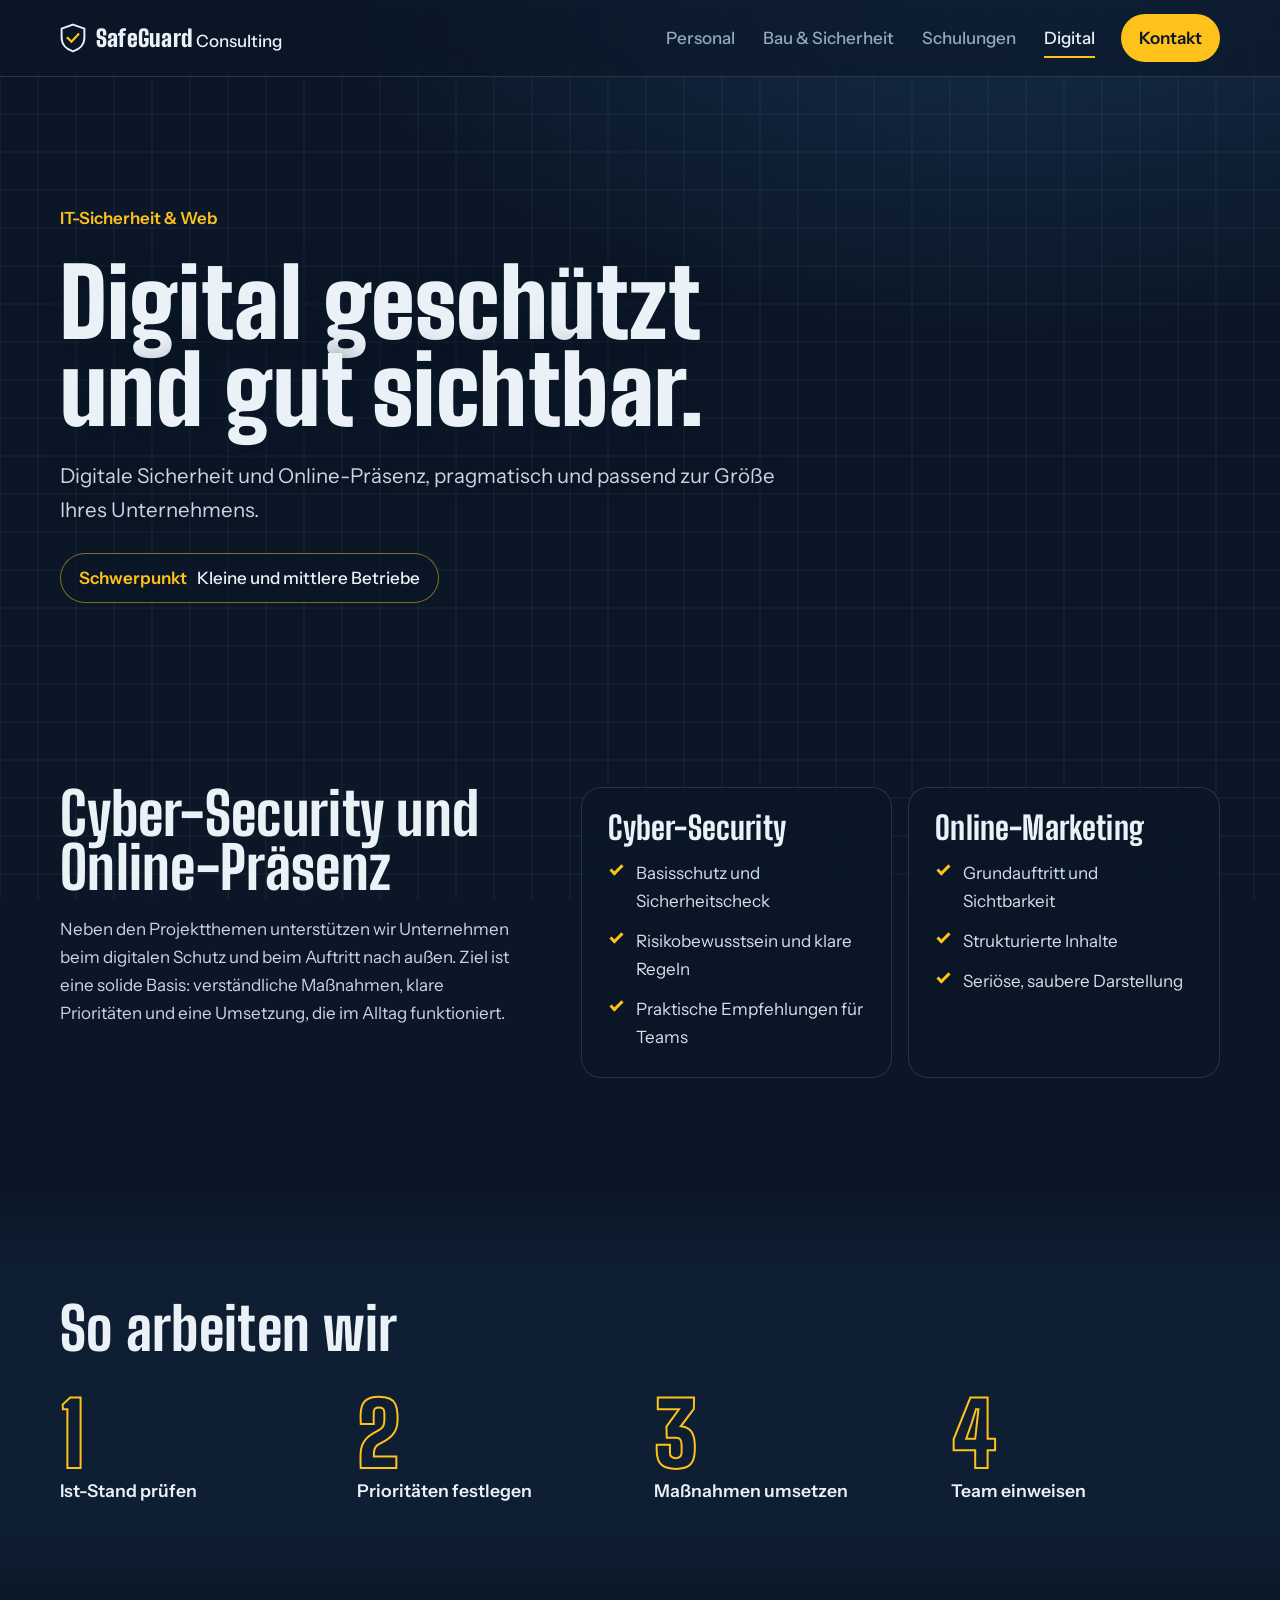
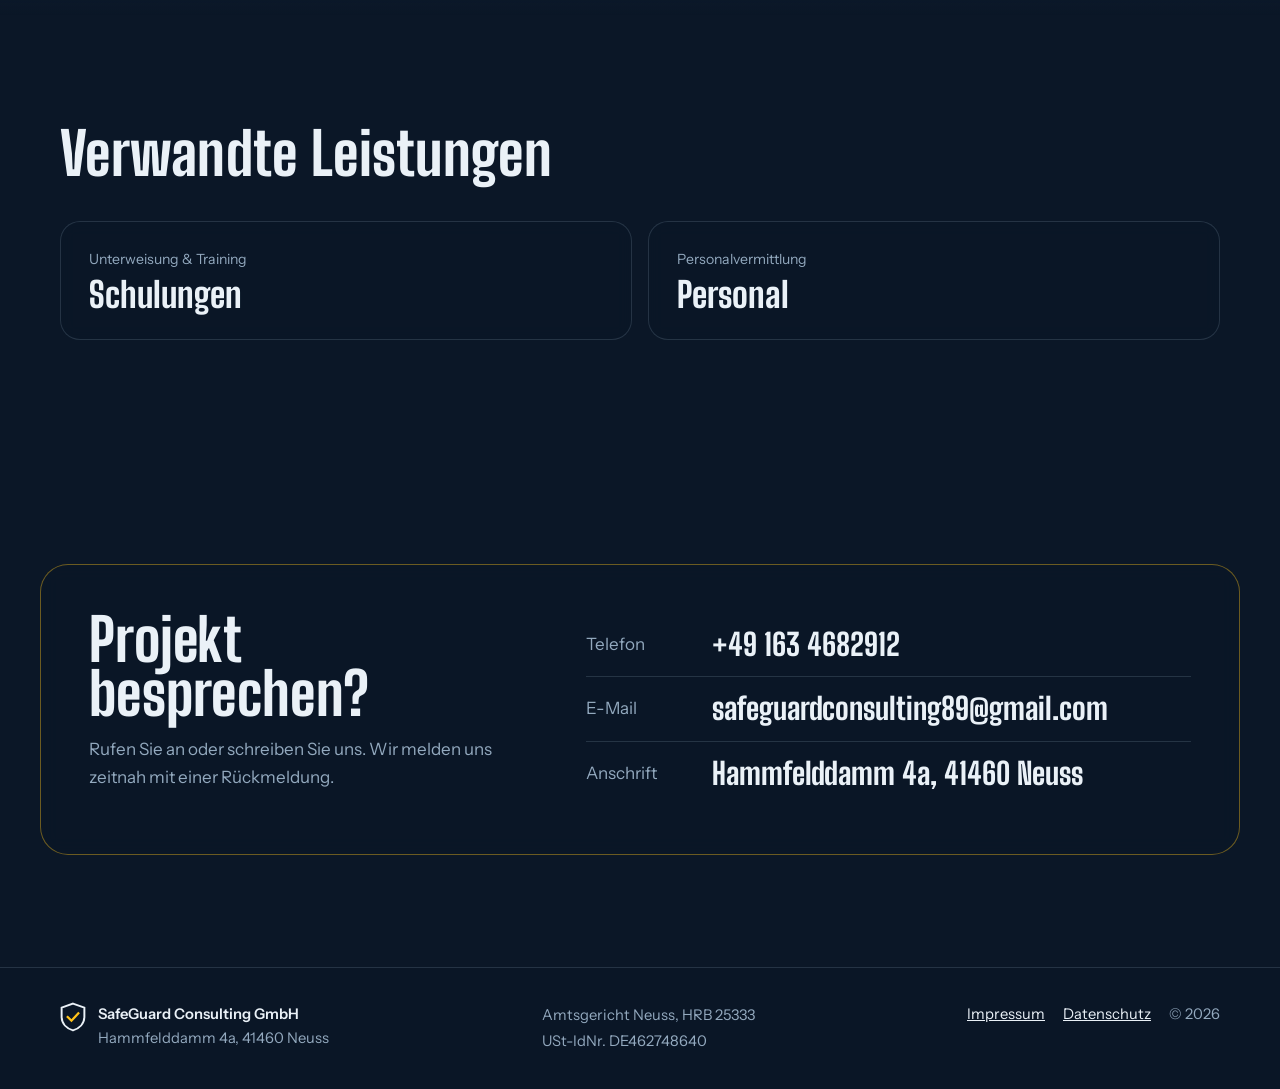
<file: digital.html>
<!doctype html>
<html lang="de">
<head>
<meta charset="utf-8">
<meta name="viewport" content="width=device-width, initial-scale=1, viewport-fit=cover">
<title>Digital – SafeGuard Consulting</title>
<meta name="description" content="Digitale Sicherheit und Online-Präsenz, pragmatisch und passend zur Größe Ihres Unternehmens.">
<meta name="theme-color" content="#0B1727">
<link rel="icon" href="favicon.svg" type="image/svg+xml">
<link rel="stylesheet" href="style.css">
</head>
<body>
<header class="site">
  <div class="wrap bar">
    <a class="brand" href="index.html"><svg class="mark" viewBox="0 0 32 36" aria-hidden="true"><path d="M16 1.5 30 6.5v11c0 8.6-6 14.6-14 17-8-2.4-14-8.4-14-17v-11Z" fill="none" stroke="currentColor" stroke-width="2.4"/><path d="m9.5 18 4.6 4.6 8.4-9" fill="none" stroke="var(--signal)" stroke-width="2.8" stroke-linecap="square"/></svg><span><b>SafeGuard</b> Consulting</span></a>
    <nav class="nav" aria-label="Hauptnavigation"><a href="personal.html">Personal</a><a href="bau-sicherheit.html">Bau & Sicherheit</a><a href="schulungen.html">Schulungen</a><a href="digital.html" aria-current="page">Digital</a><a class="nav-cta" href="index.html#kontakt">Kontakt</a></nav>
  </div>
</header><main>
<section class="hero hero--sub hero--digital">
  <div class="wrap hero-inner">
    <p class="kicker">IT-Sicherheit & Web</p>
    <h1>Digital geschützt und gut sichtbar.</h1>
    <p class="lead">Digitale Sicherheit und Online-Präsenz, pragmatisch und passend zur Größe Ihres Unternehmens.</p>
    <p class="chip"><span>Schwerpunkt</span>Kleine und mittlere Betriebe</p>
  </div>
</section>
<section class="section">
  <div class="wrap detail">
    <div class="detail-text"><h2>Cyber-Security und Online-Präsenz</h2><p>Neben den Projektthemen unterstützen wir Unternehmen beim digitalen Schutz und beim Auftritt nach außen. Ziel ist eine solide Basis: verständliche Maßnahmen, klare Prioritäten und eine Umsetzung, die im Alltag funktioniert.</p></div>
    <div class="detail-lists"><div class="list-block"><h3>Cyber-Security</h3><ul class="checks"><li>Basisschutz und Sicherheitscheck</li><li>Risikobewusstsein und klare Regeln</li><li>Praktische Empfehlungen für Teams</li></ul></div><div class="list-block"><h3>Online-Marketing</h3><ul class="checks"><li>Grundauftritt und Sichtbarkeit</li><li>Strukturierte Inhalte</li><li>Seriöse, saubere Darstellung</li></ul></div></div>
  </div>
</section>
<section class="section section--alt">
  <div class="wrap split">
    <div class="section-head"><p class="kicker">Ablauf</p><h2>So arbeiten wir</h2></div>
    <ol class="steps steps--plain"><li><b>Ist-Stand prüfen</b></li><li><b>Prioritäten festlegen</b></li><li><b>Maßnahmen umsetzen</b></li><li><b>Team einweisen</b></li></ol>
  </div>
</section>
<section class="section">
  <div class="wrap">
    <div class="section-head"><p class="kicker">Passt dazu</p><h2>Verwandte Leistungen</h2></div>
    <div class="related"><a class="rel" href="schulungen.html"><span>Unterweisung & Training</span><b>Schulungen</b></a><a class="rel" href="personal.html"><span>Personalvermittlung</span><b>Personal</b></a></div>
  </div>
</section>
<section class="contact" id="kontakt">
  <div class="wrap contact-grid">
    <div>
      <p class="kicker">Kontakt</p>
      <h2>Projekt besprechen?</h2>
      <p class="muted">Rufen Sie an oder schreiben Sie uns. Wir melden uns zeitnah mit einer Rückmeldung.</p>
    </div>
    <dl class="contact-list">
      <div><dt>Telefon</dt><dd><a href="tel:+491634682912">+49 163 4682912</a></dd></div>
      <div><dt>E-Mail</dt><dd><a href="mailto:safeguardconsulting89@gmail.com">safeguardconsulting89@gmail.com</a></dd></div>
      <div><dt>Anschrift</dt><dd>Hammfelddamm 4a, 41460 Neuss</dd></div>
    </dl>
  </div>
</section>
</main><footer class="foot">
  <div class="wrap foot-grid">
    <div class="foot-brand"><svg class="mark" viewBox="0 0 32 36" aria-hidden="true"><path d="M16 1.5 30 6.5v11c0 8.6-6 14.6-14 17-8-2.4-14-8.4-14-17v-11Z" fill="none" stroke="currentColor" stroke-width="2.4"/><path d="m9.5 18 4.6 4.6 8.4-9" fill="none" stroke="var(--signal)" stroke-width="2.8" stroke-linecap="square"/></svg><div><b>SafeGuard Consulting GmbH</b><br>Hammfelddamm 4a, 41460 Neuss</div></div>
    <div class="foot-meta">Amtsgericht Neuss, HRB 25333<br>USt-IdNr. DE462748640</div>
    <nav class="foot-links" aria-label="Rechtliches"><a href="impressum.html">Impressum</a><a href="datenschutz.html">Datenschutz</a><span>© 2026</span></nav>
  </div>
</footer>
<canvas id="net" aria-hidden="true"></canvas>
<script>
/* Sicherheitsnetz: gespanntes Netz, das auf Maus/Touch mit Wellen reagiert; Klick und Hover lösen Blitze aus. */
(function () {
  var c = document.getElementById('net');
  if (!c || !c.getContext) return;
  var ctx = c.getContext('2d');
  var reduce = window.matchMedia && matchMedia('(prefers-reduced-motion: reduce)').matches;
  var W, H, dpr, G, cols, rows, h, p, sparks = [], last = null, running = true, raf = 0;

  function size() {
    dpr = Math.min(window.devicePixelRatio || 1, 2);
    W = innerWidth; H = innerHeight;
    c.width = W * dpr; c.height = H * dpr;
    ctx.setTransform(dpr, 0, 0, dpr, 0, 0);
    G = W < 640 ? 30 : 38;
    cols = Math.ceil(W / G) + 3; rows = Math.ceil(H / G) + 3;
    h = new Float32Array(cols * rows); p = new Float32Array(cols * rows);
    if (reduce) draw();
  }

  function poke(px, py, amt, rad) {
    var ci = Math.round(px / G) + 1, ri = Math.round(py / G) + 1;
    for (var dy = -rad; dy <= rad; dy++) for (var dx = -rad; dx <= rad; dx++) {
      var i = ci + dx, j = ri + dy;
      if (i < 1 || j < 1 || i >= cols - 1 || j >= rows - 1) continue;
      var d = Math.sqrt(dx * dx + dy * dy);
      if (d > rad) continue;
      h[j * cols + i] += amt * (1 - d / (rad + 0.5));
    }
  }

  function nx(i, j) { return (i - 1) * G + h[j * cols + i] * 0.22; }
  function ny(i, j) { return (j - 1) * G + h[j * cols + i] * 0.45; }

  // Blitz: Zufallsweg über die Knoten des Netzes, mit Verästelung
  function spark(px, py, len) {
    if (reduce) return;
    var i = Math.round(px / G) + 1, j = Math.round(py / G) + 1;
    function walk(i, j, n, depth) {
      var pts = [[i, j]];
      var di = Math.random() < 0.5 ? 1 : -1, dj = Math.random() < 0.5 ? 1 : -1;
      for (var s = 0; s < n; s++) {
        if (Math.random() < 0.55) i += di; else j += dj;
        if (Math.random() < 0.18) di = -di;
        if (Math.random() < 0.12) dj = -dj;
        if (i < 1 || j < 1 || i >= cols - 1 || j >= rows - 1) break;
        pts.push([i, j]);
        if (depth < 1 && Math.random() < 0.12) walk(i, j, Math.floor(n / 2), depth + 1);
      }
      sparks.push({ pts: pts, t: performance.now(), w: depth ? 1.2 : 2.2 });
      for (var k = 0; k < pts.length; k += 2) h[pts[k][1] * cols + pts[k][0]] += 26;
    }
    walk(i, j, len || 16, 0);
  }

  function step() {
    for (var j = 1; j < rows - 1; j++) for (var i = 1; i < cols - 1; i++) {
      var k = j * cols + i;
      p[k] = ((h[k - 1] + h[k + 1] + h[k - cols] + h[k + cols]) / 2 - p[k]) * 0.968;
    }
    var t = h; h = p; p = t;
  }

  var buckets = [0.16, 0.32, 0.55, 0.85];
  function draw() {
    ctx.clearRect(0, 0, W, H);
    ctx.lineWidth = 1;
    // Grundnetz
    ctx.strokeStyle = 'rgba(122,160,196,0.11)';
    ctx.beginPath();
    for (var j = 0; j < rows; j++) for (var i = 0; i < cols; i++) {
      if (i < cols - 1) { ctx.moveTo(nx(i, j), ny(i, j)); ctx.lineTo(nx(i + 1, j), ny(i + 1, j)); }
      if (j < rows - 1) { ctx.moveTo(nx(i, j), ny(i, j)); ctx.lineTo(nx(i, j + 1), ny(i, j + 1)); }
    }
    ctx.stroke();
    // Bewegte Stellen leuchten in Signalgelb
    for (var b = 0; b < buckets.length; b++) {
      var lo = 4 + b * 7, hi = b === buckets.length - 1 ? 1e9 : lo + 7;
      ctx.strokeStyle = 'rgba(255,194,26,' + buckets[b] + ')';
      ctx.beginPath();
      for (var j2 = 0; j2 < rows; j2++) for (var i2 = 0; i2 < cols; i2++) {
        var a = Math.abs(h[j2 * cols + i2]);
        if (a < lo || a >= hi) continue;
        if (i2 < cols - 1) { ctx.moveTo(nx(i2, j2), ny(i2, j2)); ctx.lineTo(nx(i2 + 1, j2), ny(i2 + 1, j2)); }
        if (j2 < rows - 1) { ctx.moveTo(nx(i2, j2), ny(i2, j2)); ctx.lineTo(nx(i2, j2 + 1), ny(i2, j2 + 1)); }
      }
      ctx.stroke();
    }
    // Blitze
    var now = performance.now();
    sparks = sparks.filter(function (s) { return now - s.t < 520; });
    sparks.forEach(function (s) {
      var age = (now - s.t) / 520, alpha = 1 - age;
      ctx.save();
      ctx.shadowColor = 'rgba(255,214,90,0.9)'; ctx.shadowBlur = 14;
      ctx.strokeStyle = 'rgba(255,236,170,' + alpha + ')';
      ctx.lineWidth = s.w;
      ctx.beginPath();
      s.pts.forEach(function (q, k) {
        var X = nx(q[0], q[1]) + (Math.random() - 0.5) * 5, Y = ny(q[0], q[1]) + (Math.random() - 0.5) * 5;
        if (k) ctx.lineTo(X, Y); else ctx.moveTo(X, Y);
      });
      ctx.stroke();
      ctx.restore();
    });
  }

  var lastAmbient = 0;
  function loop(t) {
    if (!running) return;
    if (t - lastAmbient > 1600) { // leises Grundrauschen, damit das Netz auch ohne Maus lebt
      poke(Math.random() * W, Math.random() * H, 30, 2); lastAmbient = t;
    }
    step(); draw();
    raf = requestAnimationFrame(loop);
  }

  size();
  addEventListener('resize', size);
  if (reduce) return;

  addEventListener('pointermove', function (e) {
    if (last) {
      var v = Math.min(Math.hypot(e.clientX - last.x, e.clientY - last.y), 60);
      poke(e.clientX, e.clientY, v * 1.1, 2);
    }
    last = { x: e.clientX, y: e.clientY };
  }, { passive: true });
  addEventListener('pointerdown', function (e) {
    poke(e.clientX, e.clientY, -140, 3);
    spark(e.clientX, e.clientY, 22);
  });
  document.querySelectorAll('.tile,.rel,.btn,.nav-cta,.list-block').forEach(function (el) {
    el.addEventListener('pointerenter', function (e) { spark(e.clientX, e.clientY, 12); });
    el.addEventListener('pointermove', function (e) {
      var r = el.getBoundingClientRect();
      el.style.setProperty('--mx', (e.clientX - r.left) + 'px');
      el.style.setProperty('--my', (e.clientY - r.top) + 'px');
    });
  });
  document.addEventListener('visibilitychange', function () {
    cancelAnimationFrame(raf);
    running = !document.hidden; if (running) raf = requestAnimationFrame(loop);
  });

  // Ein Auftakt beim Laden: Druckwelle mit Blitz unter der Überschrift
  var h1 = document.querySelector('h1');
  var r = h1 ? h1.getBoundingClientRect() : { left: W * 0.3, bottom: H * 0.4, width: 0 };
  setTimeout(function () {
    poke(r.left + Math.min(r.width, W) * 0.6, r.bottom - 20, -220, 4);
    spark(r.left + Math.min(r.width, W) * 0.6, r.bottom - 20, 26);
  }, 250);
  raf = requestAnimationFrame(loop);
})();

</script>
</body>
</html>
</file>
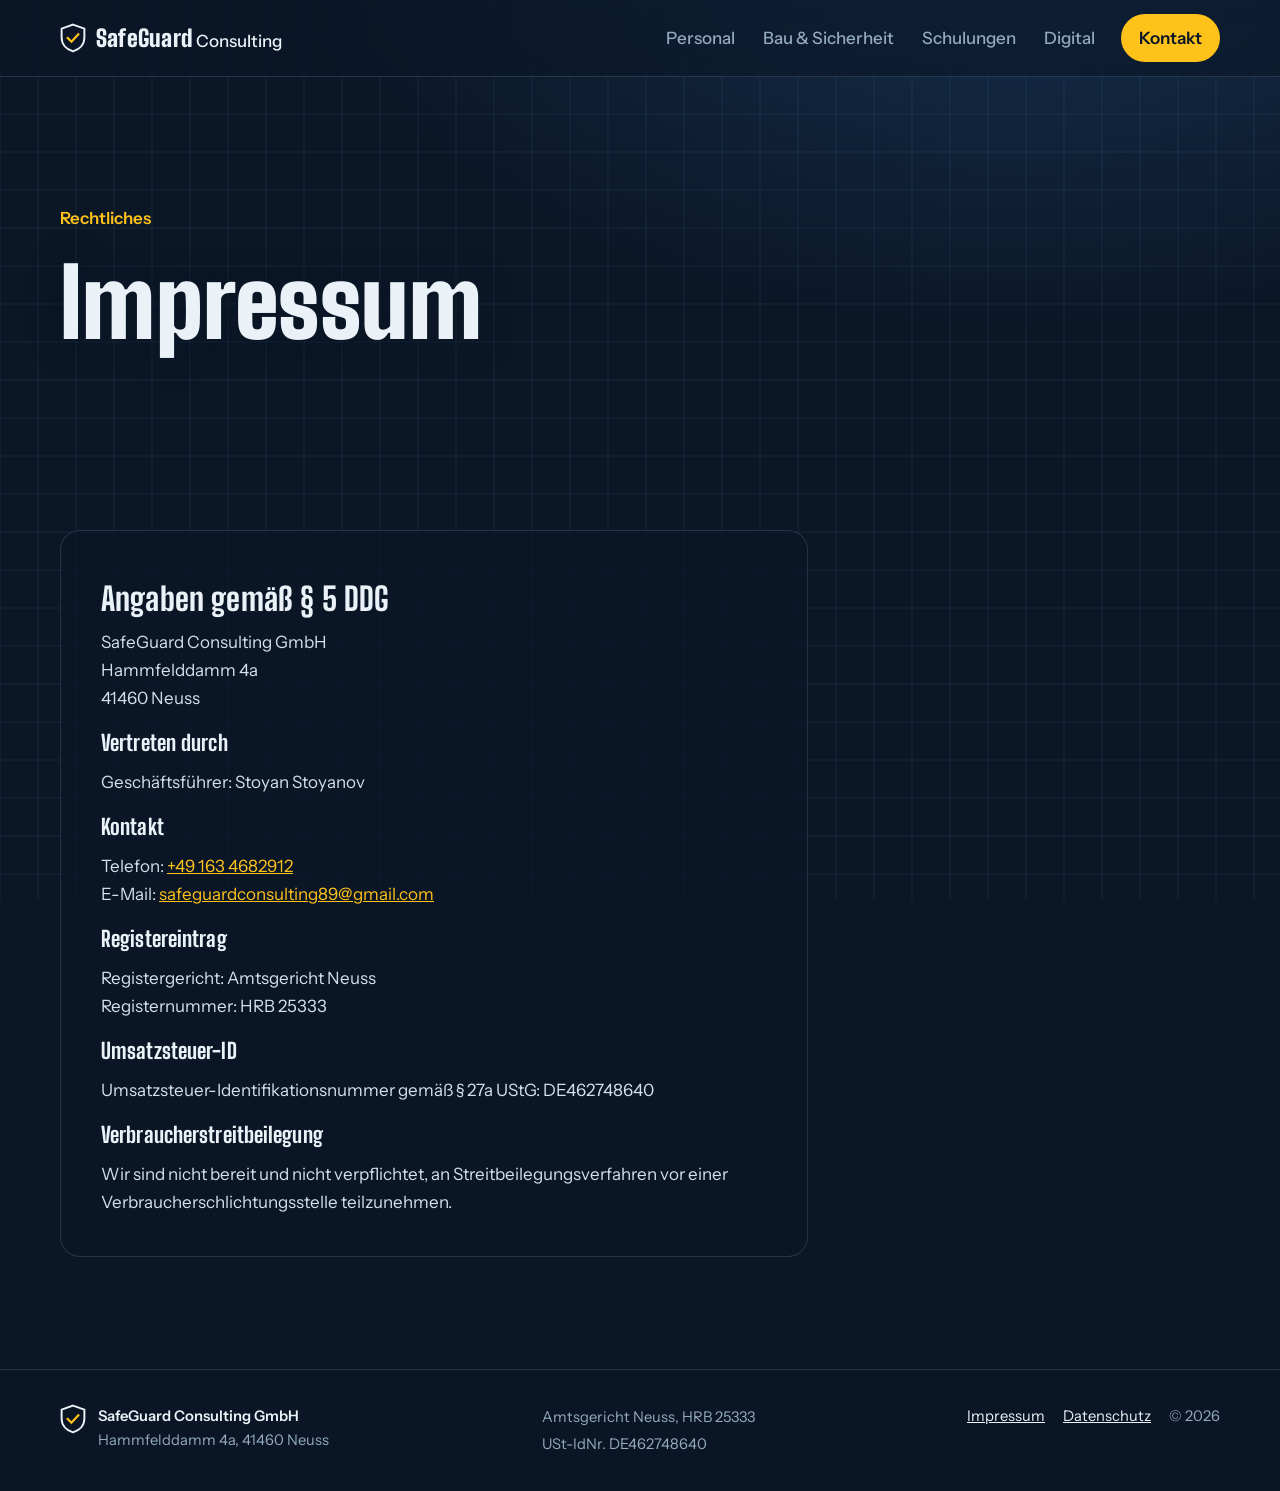
<file: impressum.html>
<!doctype html>
<html lang="de">
<head>
<meta charset="utf-8">
<meta name="viewport" content="width=device-width, initial-scale=1, viewport-fit=cover">
<title>Impressum – SafeGuard Consulting</title>
<meta name="description" content="Impressum der SafeGuard Consulting GmbH, Neuss.">
<meta name="theme-color" content="#0B1727">
<link rel="icon" href="favicon.svg" type="image/svg+xml">
<link rel="stylesheet" href="style.css">
</head>
<body>
<header class="site">
  <div class="wrap bar">
    <a class="brand" href="index.html"><svg class="mark" viewBox="0 0 32 36" aria-hidden="true"><path d="M16 1.5 30 6.5v11c0 8.6-6 14.6-14 17-8-2.4-14-8.4-14-17v-11Z" fill="none" stroke="currentColor" stroke-width="2.4"/><path d="m9.5 18 4.6 4.6 8.4-9" fill="none" stroke="var(--signal)" stroke-width="2.8" stroke-linecap="square"/></svg><span><b>SafeGuard</b> Consulting</span></a>
    <nav class="nav" aria-label="Hauptnavigation"><a href="personal.html">Personal</a><a href="bau-sicherheit.html">Bau & Sicherheit</a><a href="schulungen.html">Schulungen</a><a href="digital.html">Digital</a><a class="nav-cta" href="index.html#kontakt">Kontakt</a></nav>
  </div>
</header><main>
<section class="hero hero--sub hero--legal"><div class="wrap hero-inner"><p class="kicker">Rechtliches</p><h1>Impressum</h1></div></section>
<section class="section"><div class="wrap"><div class="prose">
<h2>Angaben gemäß § 5 DDG</h2>
<p>SafeGuard Consulting GmbH<br>Hammfelddamm 4a<br>41460 Neuss</p>
<h3>Vertreten durch</h3>
<p>Geschäftsführer: Stoyan Stoyanov</p>
<h3>Kontakt</h3>
<p>Telefon: <a href="tel:+491634682912">+49 163 4682912</a><br>E-Mail: <a href="mailto:safeguardconsulting89@gmail.com">safeguardconsulting89@gmail.com</a></p>
<h3>Registereintrag</h3>
<p>Registergericht: Amtsgericht Neuss<br>Registernummer: HRB 25333</p>
<h3>Umsatzsteuer-ID</h3>
<p>Umsatzsteuer-Identifikationsnummer gemäß § 27a UStG: DE462748640</p>
<h3>Verbraucherstreitbeilegung</h3>
<p>Wir sind nicht bereit und nicht verpflichtet, an Streitbeilegungsverfahren vor einer Verbraucherschlichtungsstelle teilzunehmen.</p>
</div></div></section>
</main><footer class="foot">
  <div class="wrap foot-grid">
    <div class="foot-brand"><svg class="mark" viewBox="0 0 32 36" aria-hidden="true"><path d="M16 1.5 30 6.5v11c0 8.6-6 14.6-14 17-8-2.4-14-8.4-14-17v-11Z" fill="none" stroke="currentColor" stroke-width="2.4"/><path d="m9.5 18 4.6 4.6 8.4-9" fill="none" stroke="var(--signal)" stroke-width="2.8" stroke-linecap="square"/></svg><div><b>SafeGuard Consulting GmbH</b><br>Hammfelddamm 4a, 41460 Neuss</div></div>
    <div class="foot-meta">Amtsgericht Neuss, HRB 25333<br>USt-IdNr. DE462748640</div>
    <nav class="foot-links" aria-label="Rechtliches"><a href="impressum.html">Impressum</a><a href="datenschutz.html">Datenschutz</a><span>© 2026</span></nav>
  </div>
</footer>
<canvas id="net" aria-hidden="true"></canvas>
<script>
/* Sicherheitsnetz: gespanntes Netz, das auf Maus/Touch mit Wellen reagiert; Klick und Hover lösen Blitze aus. */
(function () {
  var c = document.getElementById('net');
  if (!c || !c.getContext) return;
  var ctx = c.getContext('2d');
  var reduce = window.matchMedia && matchMedia('(prefers-reduced-motion: reduce)').matches;
  var W, H, dpr, G, cols, rows, h, p, sparks = [], last = null, running = true, raf = 0;

  function size() {
    dpr = Math.min(window.devicePixelRatio || 1, 2);
    W = innerWidth; H = innerHeight;
    c.width = W * dpr; c.height = H * dpr;
    ctx.setTransform(dpr, 0, 0, dpr, 0, 0);
    G = W < 640 ? 30 : 38;
    cols = Math.ceil(W / G) + 3; rows = Math.ceil(H / G) + 3;
    h = new Float32Array(cols * rows); p = new Float32Array(cols * rows);
    if (reduce) draw();
  }

  function poke(px, py, amt, rad) {
    var ci = Math.round(px / G) + 1, ri = Math.round(py / G) + 1;
    for (var dy = -rad; dy <= rad; dy++) for (var dx = -rad; dx <= rad; dx++) {
      var i = ci + dx, j = ri + dy;
      if (i < 1 || j < 1 || i >= cols - 1 || j >= rows - 1) continue;
      var d = Math.sqrt(dx * dx + dy * dy);
      if (d > rad) continue;
      h[j * cols + i] += amt * (1 - d / (rad + 0.5));
    }
  }

  function nx(i, j) { return (i - 1) * G + h[j * cols + i] * 0.22; }
  function ny(i, j) { return (j - 1) * G + h[j * cols + i] * 0.45; }

  // Blitz: Zufallsweg über die Knoten des Netzes, mit Verästelung
  function spark(px, py, len) {
    if (reduce) return;
    var i = Math.round(px / G) + 1, j = Math.round(py / G) + 1;
    function walk(i, j, n, depth) {
      var pts = [[i, j]];
      var di = Math.random() < 0.5 ? 1 : -1, dj = Math.random() < 0.5 ? 1 : -1;
      for (var s = 0; s < n; s++) {
        if (Math.random() < 0.55) i += di; else j += dj;
        if (Math.random() < 0.18) di = -di;
        if (Math.random() < 0.12) dj = -dj;
        if (i < 1 || j < 1 || i >= cols - 1 || j >= rows - 1) break;
        pts.push([i, j]);
        if (depth < 1 && Math.random() < 0.12) walk(i, j, Math.floor(n / 2), depth + 1);
      }
      sparks.push({ pts: pts, t: performance.now(), w: depth ? 1.2 : 2.2 });
      for (var k = 0; k < pts.length; k += 2) h[pts[k][1] * cols + pts[k][0]] += 26;
    }
    walk(i, j, len || 16, 0);
  }

  function step() {
    for (var j = 1; j < rows - 1; j++) for (var i = 1; i < cols - 1; i++) {
      var k = j * cols + i;
      p[k] = ((h[k - 1] + h[k + 1] + h[k - cols] + h[k + cols]) / 2 - p[k]) * 0.968;
    }
    var t = h; h = p; p = t;
  }

  var buckets = [0.16, 0.32, 0.55, 0.85];
  function draw() {
    ctx.clearRect(0, 0, W, H);
    ctx.lineWidth = 1;
    // Grundnetz
    ctx.strokeStyle = 'rgba(122,160,196,0.11)';
    ctx.beginPath();
    for (var j = 0; j < rows; j++) for (var i = 0; i < cols; i++) {
      if (i < cols - 1) { ctx.moveTo(nx(i, j), ny(i, j)); ctx.lineTo(nx(i + 1, j), ny(i + 1, j)); }
      if (j < rows - 1) { ctx.moveTo(nx(i, j), ny(i, j)); ctx.lineTo(nx(i, j + 1), ny(i, j + 1)); }
    }
    ctx.stroke();
    // Bewegte Stellen leuchten in Signalgelb
    for (var b = 0; b < buckets.length; b++) {
      var lo = 4 + b * 7, hi = b === buckets.length - 1 ? 1e9 : lo + 7;
      ctx.strokeStyle = 'rgba(255,194,26,' + buckets[b] + ')';
      ctx.beginPath();
      for (var j2 = 0; j2 < rows; j2++) for (var i2 = 0; i2 < cols; i2++) {
        var a = Math.abs(h[j2 * cols + i2]);
        if (a < lo || a >= hi) continue;
        if (i2 < cols - 1) { ctx.moveTo(nx(i2, j2), ny(i2, j2)); ctx.lineTo(nx(i2 + 1, j2), ny(i2 + 1, j2)); }
        if (j2 < rows - 1) { ctx.moveTo(nx(i2, j2), ny(i2, j2)); ctx.lineTo(nx(i2, j2 + 1), ny(i2, j2 + 1)); }
      }
      ctx.stroke();
    }
    // Blitze
    var now = performance.now();
    sparks = sparks.filter(function (s) { return now - s.t < 520; });
    sparks.forEach(function (s) {
      var age = (now - s.t) / 520, alpha = 1 - age;
      ctx.save();
      ctx.shadowColor = 'rgba(255,214,90,0.9)'; ctx.shadowBlur = 14;
      ctx.strokeStyle = 'rgba(255,236,170,' + alpha + ')';
      ctx.lineWidth = s.w;
      ctx.beginPath();
      s.pts.forEach(function (q, k) {
        var X = nx(q[0], q[1]) + (Math.random() - 0.5) * 5, Y = ny(q[0], q[1]) + (Math.random() - 0.5) * 5;
        if (k) ctx.lineTo(X, Y); else ctx.moveTo(X, Y);
      });
      ctx.stroke();
      ctx.restore();
    });
  }

  var lastAmbient = 0;
  function loop(t) {
    if (!running) return;
    if (t - lastAmbient > 1600) { // leises Grundrauschen, damit das Netz auch ohne Maus lebt
      poke(Math.random() * W, Math.random() * H, 30, 2); lastAmbient = t;
    }
    step(); draw();
    raf = requestAnimationFrame(loop);
  }

  size();
  addEventListener('resize', size);
  if (reduce) return;

  addEventListener('pointermove', function (e) {
    if (last) {
      var v = Math.min(Math.hypot(e.clientX - last.x, e.clientY - last.y), 60);
      poke(e.clientX, e.clientY, v * 1.1, 2);
    }
    last = { x: e.clientX, y: e.clientY };
  }, { passive: true });
  addEventListener('pointerdown', function (e) {
    poke(e.clientX, e.clientY, -140, 3);
    spark(e.clientX, e.clientY, 22);
  });
  document.querySelectorAll('.tile,.rel,.btn,.nav-cta,.list-block').forEach(function (el) {
    el.addEventListener('pointerenter', function (e) { spark(e.clientX, e.clientY, 12); });
    el.addEventListener('pointermove', function (e) {
      var r = el.getBoundingClientRect();
      el.style.setProperty('--mx', (e.clientX - r.left) + 'px');
      el.style.setProperty('--my', (e.clientY - r.top) + 'px');
    });
  });
  document.addEventListener('visibilitychange', function () {
    cancelAnimationFrame(raf);
    running = !document.hidden; if (running) raf = requestAnimationFrame(loop);
  });

  // Ein Auftakt beim Laden: Druckwelle mit Blitz unter der Überschrift
  var h1 = document.querySelector('h1');
  var r = h1 ? h1.getBoundingClientRect() : { left: W * 0.3, bottom: H * 0.4, width: 0 };
  setTimeout(function () {
    poke(r.left + Math.min(r.width, W) * 0.6, r.bottom - 20, -220, 4);
    spark(r.left + Math.min(r.width, W) * 0.6, r.bottom - 20, 26);
  }, 250);
  raf = requestAnimationFrame(loop);
})();

</script>
</body>
</html>
</file>
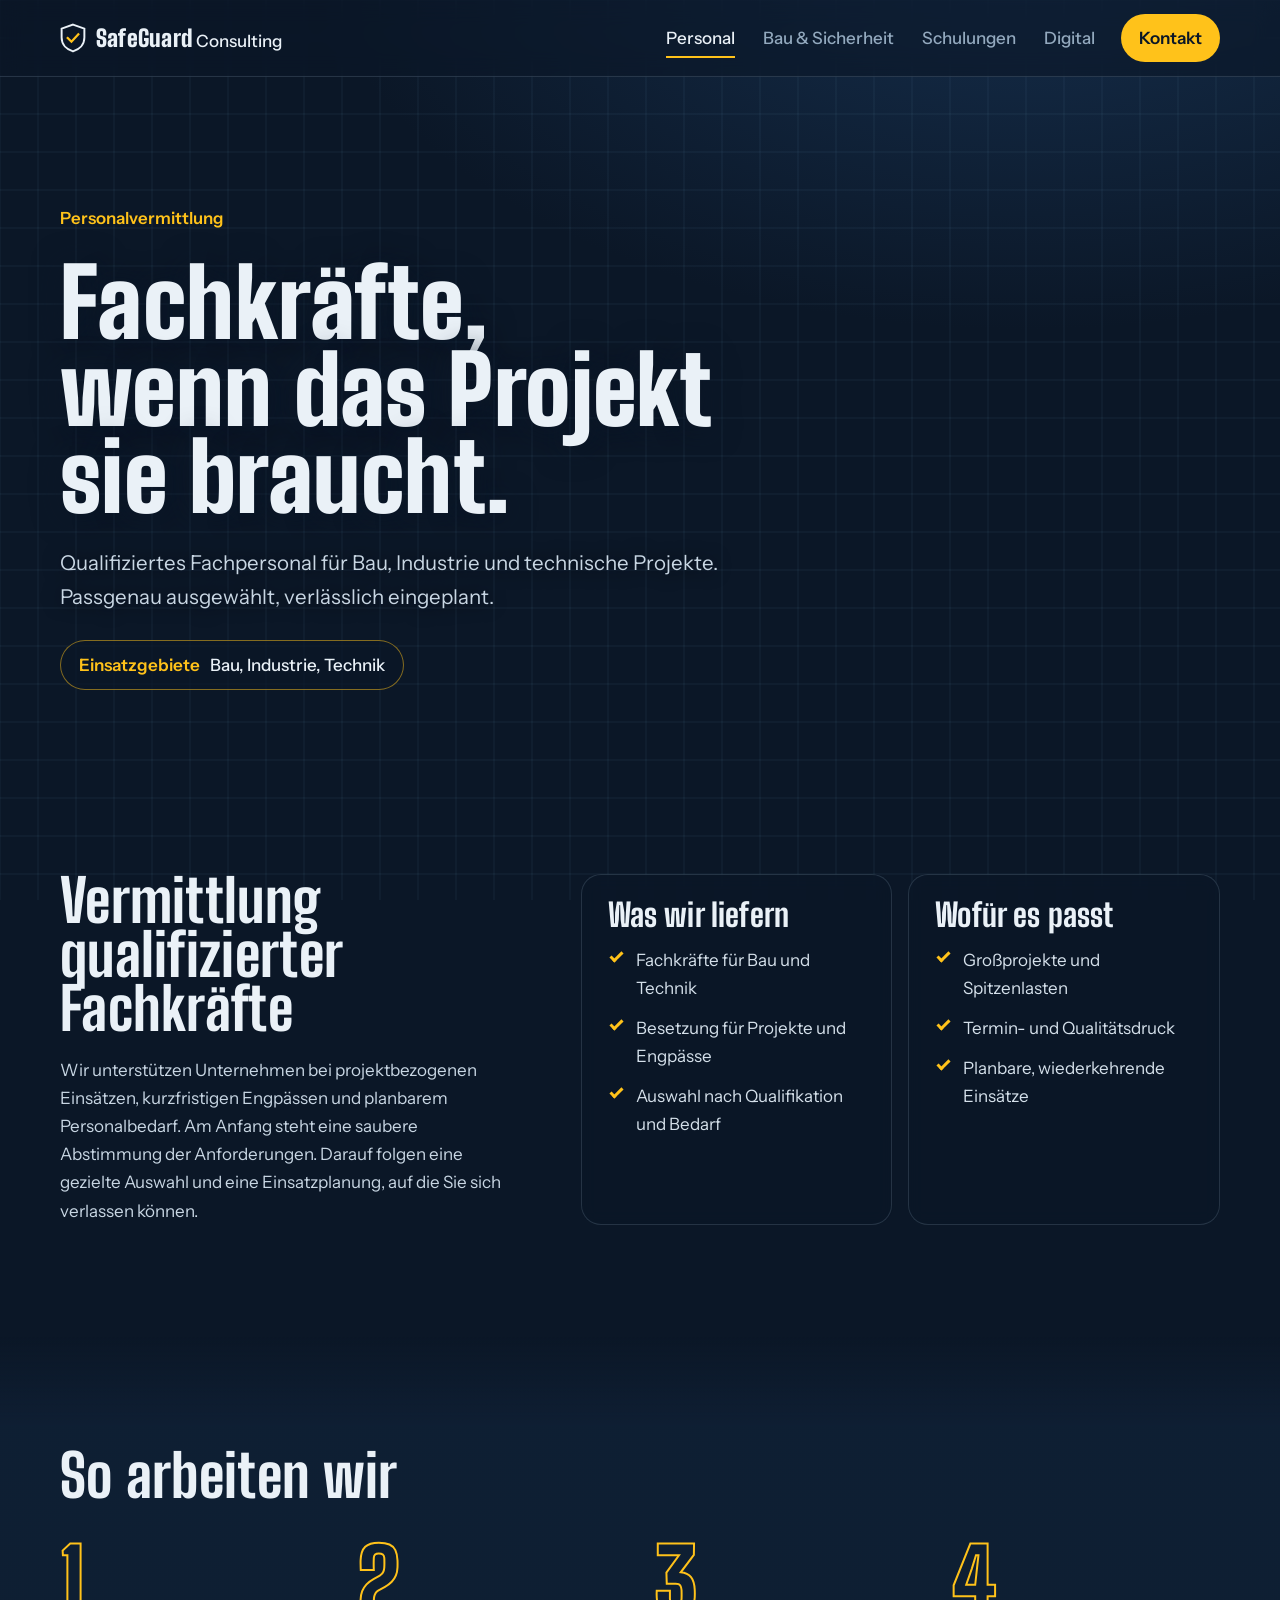
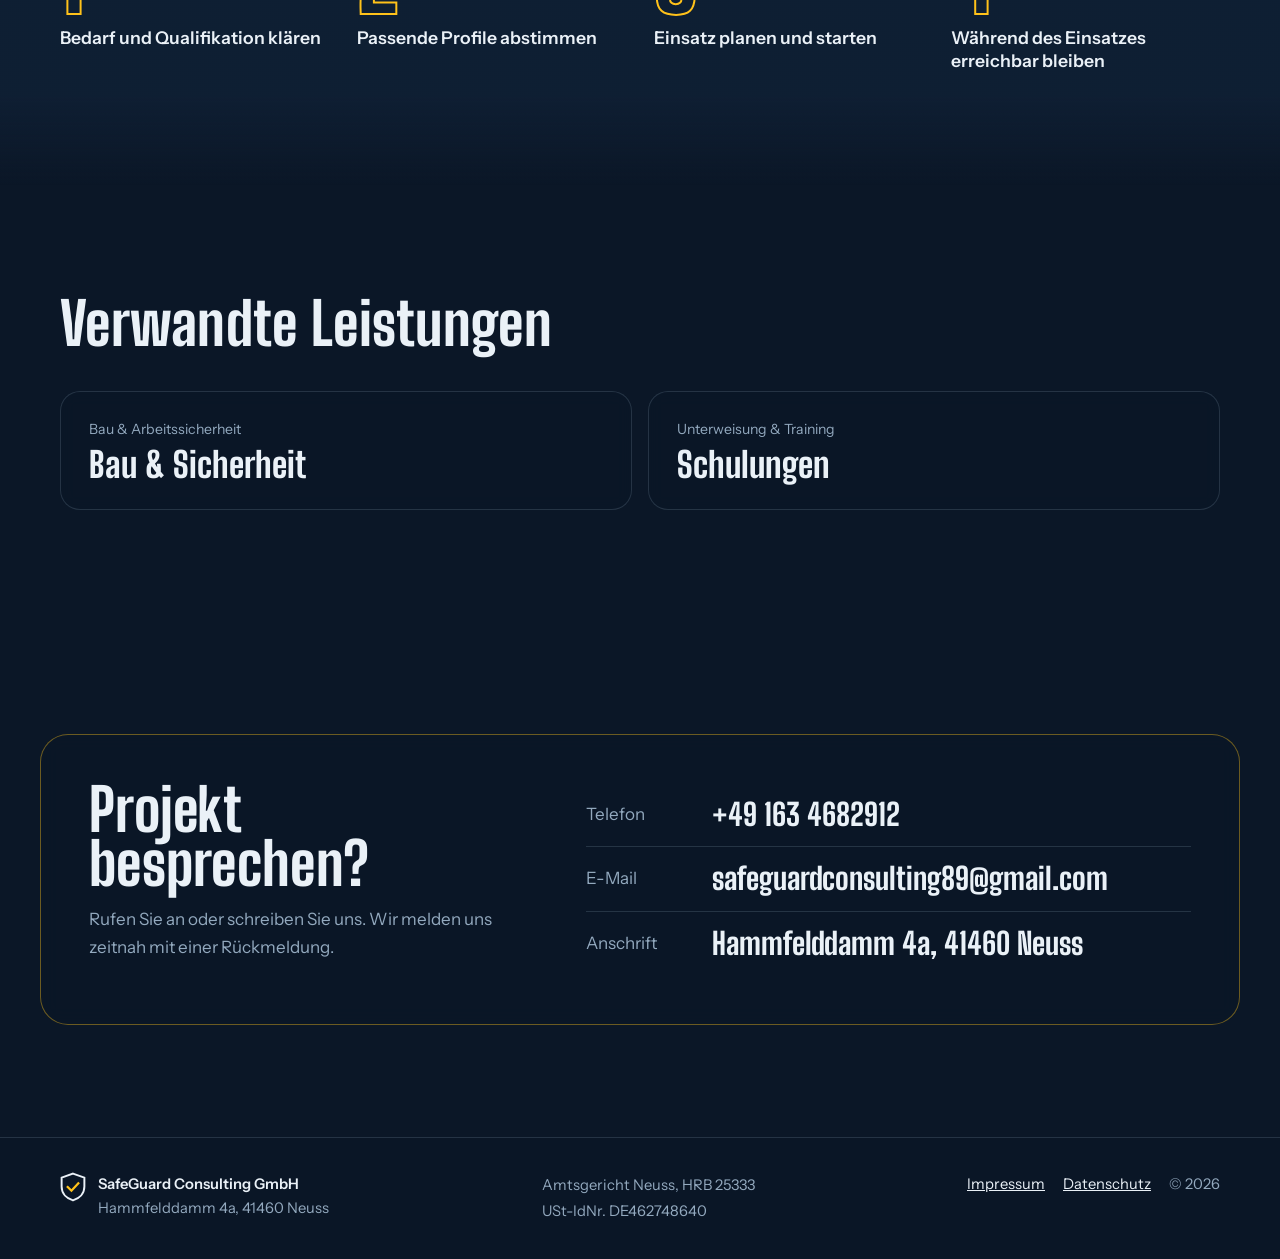
<file: personal.html>
<!doctype html>
<html lang="de">
<head>
<meta charset="utf-8">
<meta name="viewport" content="width=device-width, initial-scale=1, viewport-fit=cover">
<title>Personal – SafeGuard Consulting</title>
<meta name="description" content="Qualifiziertes Fachpersonal für Bau, Industrie und technische Projekte. Passgenau ausgewählt, verlässlich eingeplant.">
<meta name="theme-color" content="#0B1727">
<link rel="icon" href="favicon.svg" type="image/svg+xml">
<link rel="stylesheet" href="style.css">
</head>
<body>
<header class="site">
  <div class="wrap bar">
    <a class="brand" href="index.html"><svg class="mark" viewBox="0 0 32 36" aria-hidden="true"><path d="M16 1.5 30 6.5v11c0 8.6-6 14.6-14 17-8-2.4-14-8.4-14-17v-11Z" fill="none" stroke="currentColor" stroke-width="2.4"/><path d="m9.5 18 4.6 4.6 8.4-9" fill="none" stroke="var(--signal)" stroke-width="2.8" stroke-linecap="square"/></svg><span><b>SafeGuard</b> Consulting</span></a>
    <nav class="nav" aria-label="Hauptnavigation"><a href="personal.html" aria-current="page">Personal</a><a href="bau-sicherheit.html">Bau & Sicherheit</a><a href="schulungen.html">Schulungen</a><a href="digital.html">Digital</a><a class="nav-cta" href="index.html#kontakt">Kontakt</a></nav>
  </div>
</header><main>
<section class="hero hero--sub hero--personal">
  <div class="wrap hero-inner">
    <p class="kicker">Personalvermittlung</p>
    <h1>Fachkräfte, wenn das Projekt sie braucht.</h1>
    <p class="lead">Qualifiziertes Fachpersonal für Bau, Industrie und technische Projekte. Passgenau ausgewählt, verlässlich eingeplant.</p>
    <p class="chip"><span>Einsatzgebiete</span>Bau, Industrie, Technik</p>
  </div>
</section>
<section class="section">
  <div class="wrap detail">
    <div class="detail-text"><h2>Vermittlung qualifizierter Fachkräfte</h2><p>Wir unterstützen Unternehmen bei projektbezogenen Einsätzen, kurzfristigen Engpässen und planbarem Personalbedarf. Am Anfang steht eine saubere Abstimmung der Anforderungen. Darauf folgen eine gezielte Auswahl und eine Einsatzplanung, auf die Sie sich verlassen können.</p></div>
    <div class="detail-lists"><div class="list-block"><h3>Was wir liefern</h3><ul class="checks"><li>Fachkräfte für Bau und Technik</li><li>Besetzung für Projekte und Engpässe</li><li>Auswahl nach Qualifikation und Bedarf</li></ul></div><div class="list-block"><h3>Wofür es passt</h3><ul class="checks"><li>Großprojekte und Spitzenlasten</li><li>Termin- und Qualitätsdruck</li><li>Planbare, wiederkehrende Einsätze</li></ul></div></div>
  </div>
</section>
<section class="section section--alt">
  <div class="wrap split">
    <div class="section-head"><p class="kicker">Ablauf</p><h2>So arbeiten wir</h2></div>
    <ol class="steps steps--plain"><li><b>Bedarf und Qualifikation klären</b></li><li><b>Passende Profile abstimmen</b></li><li><b>Einsatz planen und starten</b></li><li><b>Während des Einsatzes erreichbar bleiben</b></li></ol>
  </div>
</section>
<section class="section">
  <div class="wrap">
    <div class="section-head"><p class="kicker">Passt dazu</p><h2>Verwandte Leistungen</h2></div>
    <div class="related"><a class="rel" href="bau-sicherheit.html"><span>Bau & Arbeitssicherheit</span><b>Bau & Sicherheit</b></a><a class="rel" href="schulungen.html"><span>Unterweisung & Training</span><b>Schulungen</b></a></div>
  </div>
</section>
<section class="contact" id="kontakt">
  <div class="wrap contact-grid">
    <div>
      <p class="kicker">Kontakt</p>
      <h2>Projekt besprechen?</h2>
      <p class="muted">Rufen Sie an oder schreiben Sie uns. Wir melden uns zeitnah mit einer Rückmeldung.</p>
    </div>
    <dl class="contact-list">
      <div><dt>Telefon</dt><dd><a href="tel:+491634682912">+49 163 4682912</a></dd></div>
      <div><dt>E-Mail</dt><dd><a href="mailto:safeguardconsulting89@gmail.com">safeguardconsulting89@gmail.com</a></dd></div>
      <div><dt>Anschrift</dt><dd>Hammfelddamm 4a, 41460 Neuss</dd></div>
    </dl>
  </div>
</section>
</main><footer class="foot">
  <div class="wrap foot-grid">
    <div class="foot-brand"><svg class="mark" viewBox="0 0 32 36" aria-hidden="true"><path d="M16 1.5 30 6.5v11c0 8.6-6 14.6-14 17-8-2.4-14-8.4-14-17v-11Z" fill="none" stroke="currentColor" stroke-width="2.4"/><path d="m9.5 18 4.6 4.6 8.4-9" fill="none" stroke="var(--signal)" stroke-width="2.8" stroke-linecap="square"/></svg><div><b>SafeGuard Consulting GmbH</b><br>Hammfelddamm 4a, 41460 Neuss</div></div>
    <div class="foot-meta">Amtsgericht Neuss, HRB 25333<br>USt-IdNr. DE462748640</div>
    <nav class="foot-links" aria-label="Rechtliches"><a href="impressum.html">Impressum</a><a href="datenschutz.html">Datenschutz</a><span>© 2026</span></nav>
  </div>
</footer>
<canvas id="net" aria-hidden="true"></canvas>
<script>
/* Sicherheitsnetz: gespanntes Netz, das auf Maus/Touch mit Wellen reagiert; Klick und Hover lösen Blitze aus. */
(function () {
  var c = document.getElementById('net');
  if (!c || !c.getContext) return;
  var ctx = c.getContext('2d');
  var reduce = window.matchMedia && matchMedia('(prefers-reduced-motion: reduce)').matches;
  var W, H, dpr, G, cols, rows, h, p, sparks = [], last = null, running = true, raf = 0;

  function size() {
    dpr = Math.min(window.devicePixelRatio || 1, 2);
    W = innerWidth; H = innerHeight;
    c.width = W * dpr; c.height = H * dpr;
    ctx.setTransform(dpr, 0, 0, dpr, 0, 0);
    G = W < 640 ? 30 : 38;
    cols = Math.ceil(W / G) + 3; rows = Math.ceil(H / G) + 3;
    h = new Float32Array(cols * rows); p = new Float32Array(cols * rows);
    if (reduce) draw();
  }

  function poke(px, py, amt, rad) {
    var ci = Math.round(px / G) + 1, ri = Math.round(py / G) + 1;
    for (var dy = -rad; dy <= rad; dy++) for (var dx = -rad; dx <= rad; dx++) {
      var i = ci + dx, j = ri + dy;
      if (i < 1 || j < 1 || i >= cols - 1 || j >= rows - 1) continue;
      var d = Math.sqrt(dx * dx + dy * dy);
      if (d > rad) continue;
      h[j * cols + i] += amt * (1 - d / (rad + 0.5));
    }
  }

  function nx(i, j) { return (i - 1) * G + h[j * cols + i] * 0.22; }
  function ny(i, j) { return (j - 1) * G + h[j * cols + i] * 0.45; }

  // Blitz: Zufallsweg über die Knoten des Netzes, mit Verästelung
  function spark(px, py, len) {
    if (reduce) return;
    var i = Math.round(px / G) + 1, j = Math.round(py / G) + 1;
    function walk(i, j, n, depth) {
      var pts = [[i, j]];
      var di = Math.random() < 0.5 ? 1 : -1, dj = Math.random() < 0.5 ? 1 : -1;
      for (var s = 0; s < n; s++) {
        if (Math.random() < 0.55) i += di; else j += dj;
        if (Math.random() < 0.18) di = -di;
        if (Math.random() < 0.12) dj = -dj;
        if (i < 1 || j < 1 || i >= cols - 1 || j >= rows - 1) break;
        pts.push([i, j]);
        if (depth < 1 && Math.random() < 0.12) walk(i, j, Math.floor(n / 2), depth + 1);
      }
      sparks.push({ pts: pts, t: performance.now(), w: depth ? 1.2 : 2.2 });
      for (var k = 0; k < pts.length; k += 2) h[pts[k][1] * cols + pts[k][0]] += 26;
    }
    walk(i, j, len || 16, 0);
  }

  function step() {
    for (var j = 1; j < rows - 1; j++) for (var i = 1; i < cols - 1; i++) {
      var k = j * cols + i;
      p[k] = ((h[k - 1] + h[k + 1] + h[k - cols] + h[k + cols]) / 2 - p[k]) * 0.968;
    }
    var t = h; h = p; p = t;
  }

  var buckets = [0.16, 0.32, 0.55, 0.85];
  function draw() {
    ctx.clearRect(0, 0, W, H);
    ctx.lineWidth = 1;
    // Grundnetz
    ctx.strokeStyle = 'rgba(122,160,196,0.11)';
    ctx.beginPath();
    for (var j = 0; j < rows; j++) for (var i = 0; i < cols; i++) {
      if (i < cols - 1) { ctx.moveTo(nx(i, j), ny(i, j)); ctx.lineTo(nx(i + 1, j), ny(i + 1, j)); }
      if (j < rows - 1) { ctx.moveTo(nx(i, j), ny(i, j)); ctx.lineTo(nx(i, j + 1), ny(i, j + 1)); }
    }
    ctx.stroke();
    // Bewegte Stellen leuchten in Signalgelb
    for (var b = 0; b < buckets.length; b++) {
      var lo = 4 + b * 7, hi = b === buckets.length - 1 ? 1e9 : lo + 7;
      ctx.strokeStyle = 'rgba(255,194,26,' + buckets[b] + ')';
      ctx.beginPath();
      for (var j2 = 0; j2 < rows; j2++) for (var i2 = 0; i2 < cols; i2++) {
        var a = Math.abs(h[j2 * cols + i2]);
        if (a < lo || a >= hi) continue;
        if (i2 < cols - 1) { ctx.moveTo(nx(i2, j2), ny(i2, j2)); ctx.lineTo(nx(i2 + 1, j2), ny(i2 + 1, j2)); }
        if (j2 < rows - 1) { ctx.moveTo(nx(i2, j2), ny(i2, j2)); ctx.lineTo(nx(i2, j2 + 1), ny(i2, j2 + 1)); }
      }
      ctx.stroke();
    }
    // Blitze
    var now = performance.now();
    sparks = sparks.filter(function (s) { return now - s.t < 520; });
    sparks.forEach(function (s) {
      var age = (now - s.t) / 520, alpha = 1 - age;
      ctx.save();
      ctx.shadowColor = 'rgba(255,214,90,0.9)'; ctx.shadowBlur = 14;
      ctx.strokeStyle = 'rgba(255,236,170,' + alpha + ')';
      ctx.lineWidth = s.w;
      ctx.beginPath();
      s.pts.forEach(function (q, k) {
        var X = nx(q[0], q[1]) + (Math.random() - 0.5) * 5, Y = ny(q[0], q[1]) + (Math.random() - 0.5) * 5;
        if (k) ctx.lineTo(X, Y); else ctx.moveTo(X, Y);
      });
      ctx.stroke();
      ctx.restore();
    });
  }

  var lastAmbient = 0;
  function loop(t) {
    if (!running) return;
    if (t - lastAmbient > 1600) { // leises Grundrauschen, damit das Netz auch ohne Maus lebt
      poke(Math.random() * W, Math.random() * H, 30, 2); lastAmbient = t;
    }
    step(); draw();
    raf = requestAnimationFrame(loop);
  }

  size();
  addEventListener('resize', size);
  if (reduce) return;

  addEventListener('pointermove', function (e) {
    if (last) {
      var v = Math.min(Math.hypot(e.clientX - last.x, e.clientY - last.y), 60);
      poke(e.clientX, e.clientY, v * 1.1, 2);
    }
    last = { x: e.clientX, y: e.clientY };
  }, { passive: true });
  addEventListener('pointerdown', function (e) {
    poke(e.clientX, e.clientY, -140, 3);
    spark(e.clientX, e.clientY, 22);
  });
  document.querySelectorAll('.tile,.rel,.btn,.nav-cta,.list-block').forEach(function (el) {
    el.addEventListener('pointerenter', function (e) { spark(e.clientX, e.clientY, 12); });
    el.addEventListener('pointermove', function (e) {
      var r = el.getBoundingClientRect();
      el.style.setProperty('--mx', (e.clientX - r.left) + 'px');
      el.style.setProperty('--my', (e.clientY - r.top) + 'px');
    });
  });
  document.addEventListener('visibilitychange', function () {
    cancelAnimationFrame(raf);
    running = !document.hidden; if (running) raf = requestAnimationFrame(loop);
  });

  // Ein Auftakt beim Laden: Druckwelle mit Blitz unter der Überschrift
  var h1 = document.querySelector('h1');
  var r = h1 ? h1.getBoundingClientRect() : { left: W * 0.3, bottom: H * 0.4, width: 0 };
  setTimeout(function () {
    poke(r.left + Math.min(r.width, W) * 0.6, r.bottom - 20, -220, 4);
    spark(r.left + Math.min(r.width, W) * 0.6, r.bottom - 20, 26);
  }, 250);
  raf = requestAnimationFrame(loop);
})();

</script>
</body>
</html>
</file>
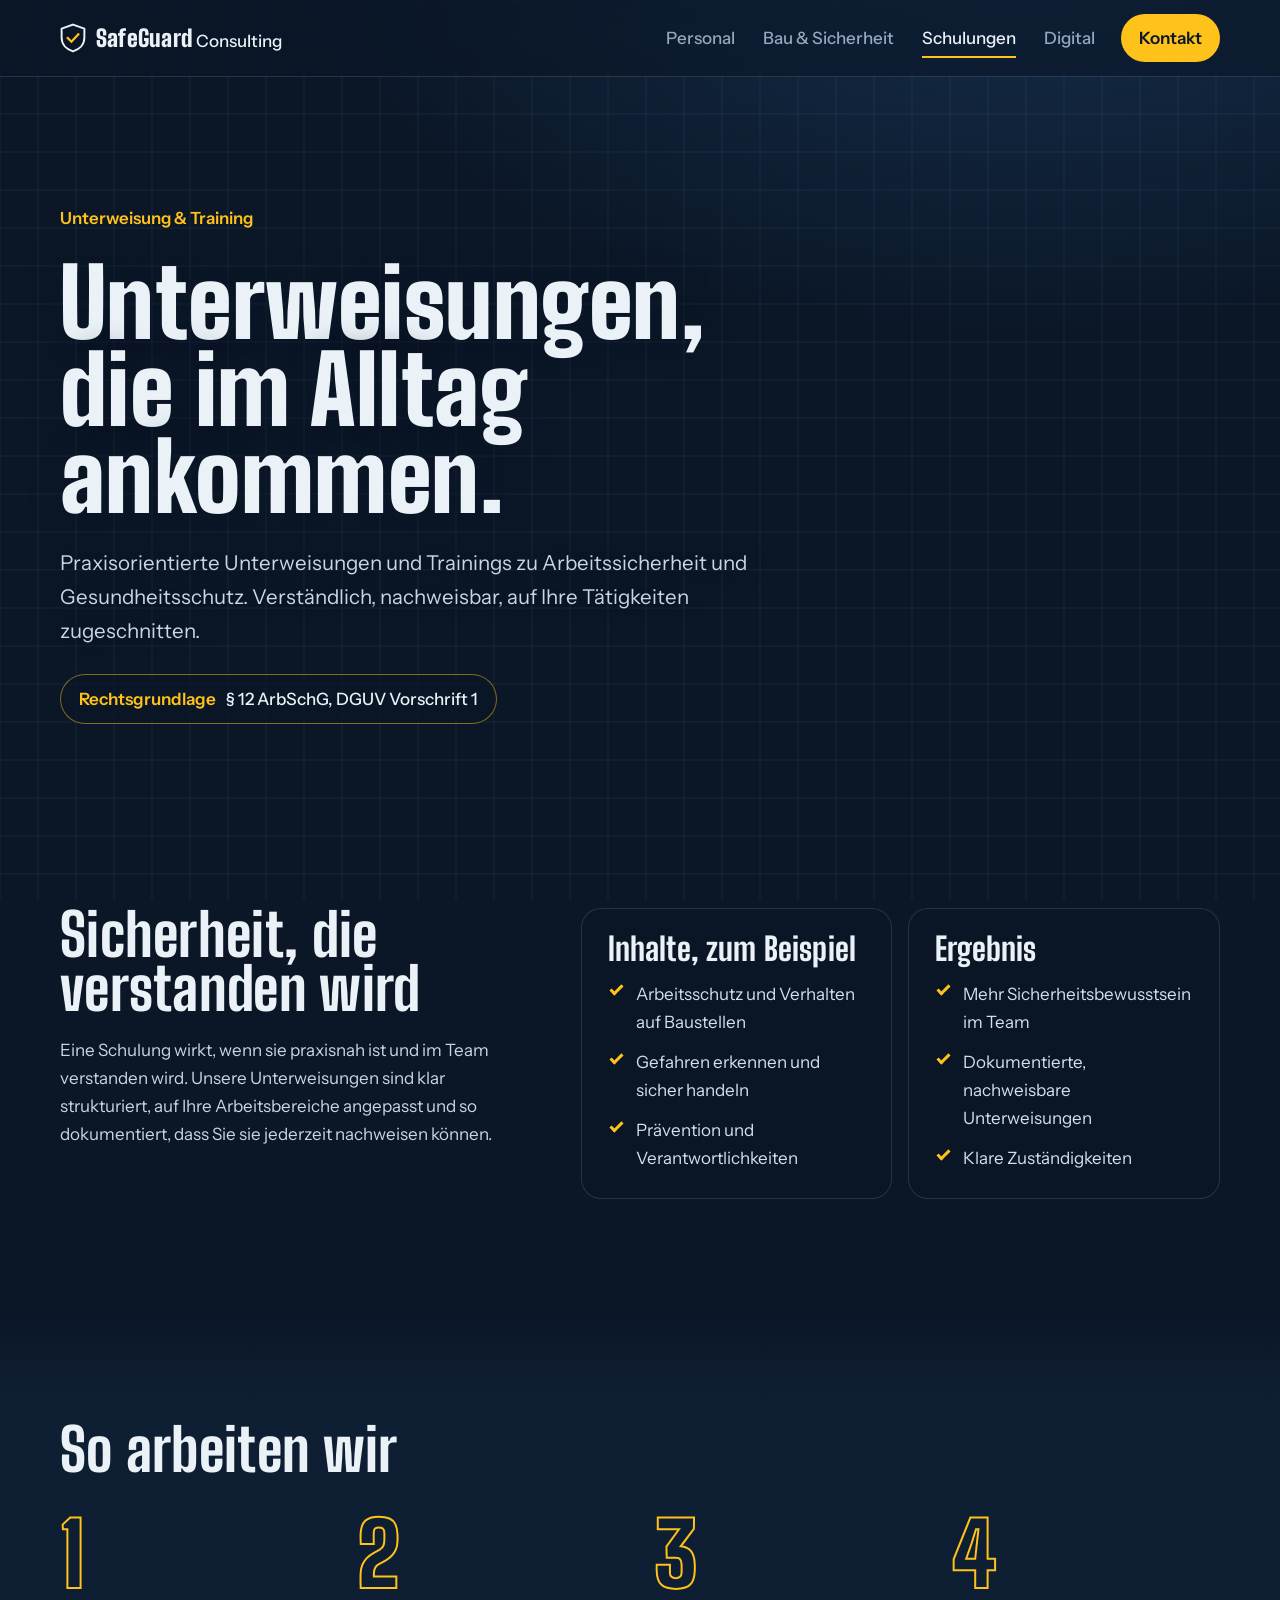
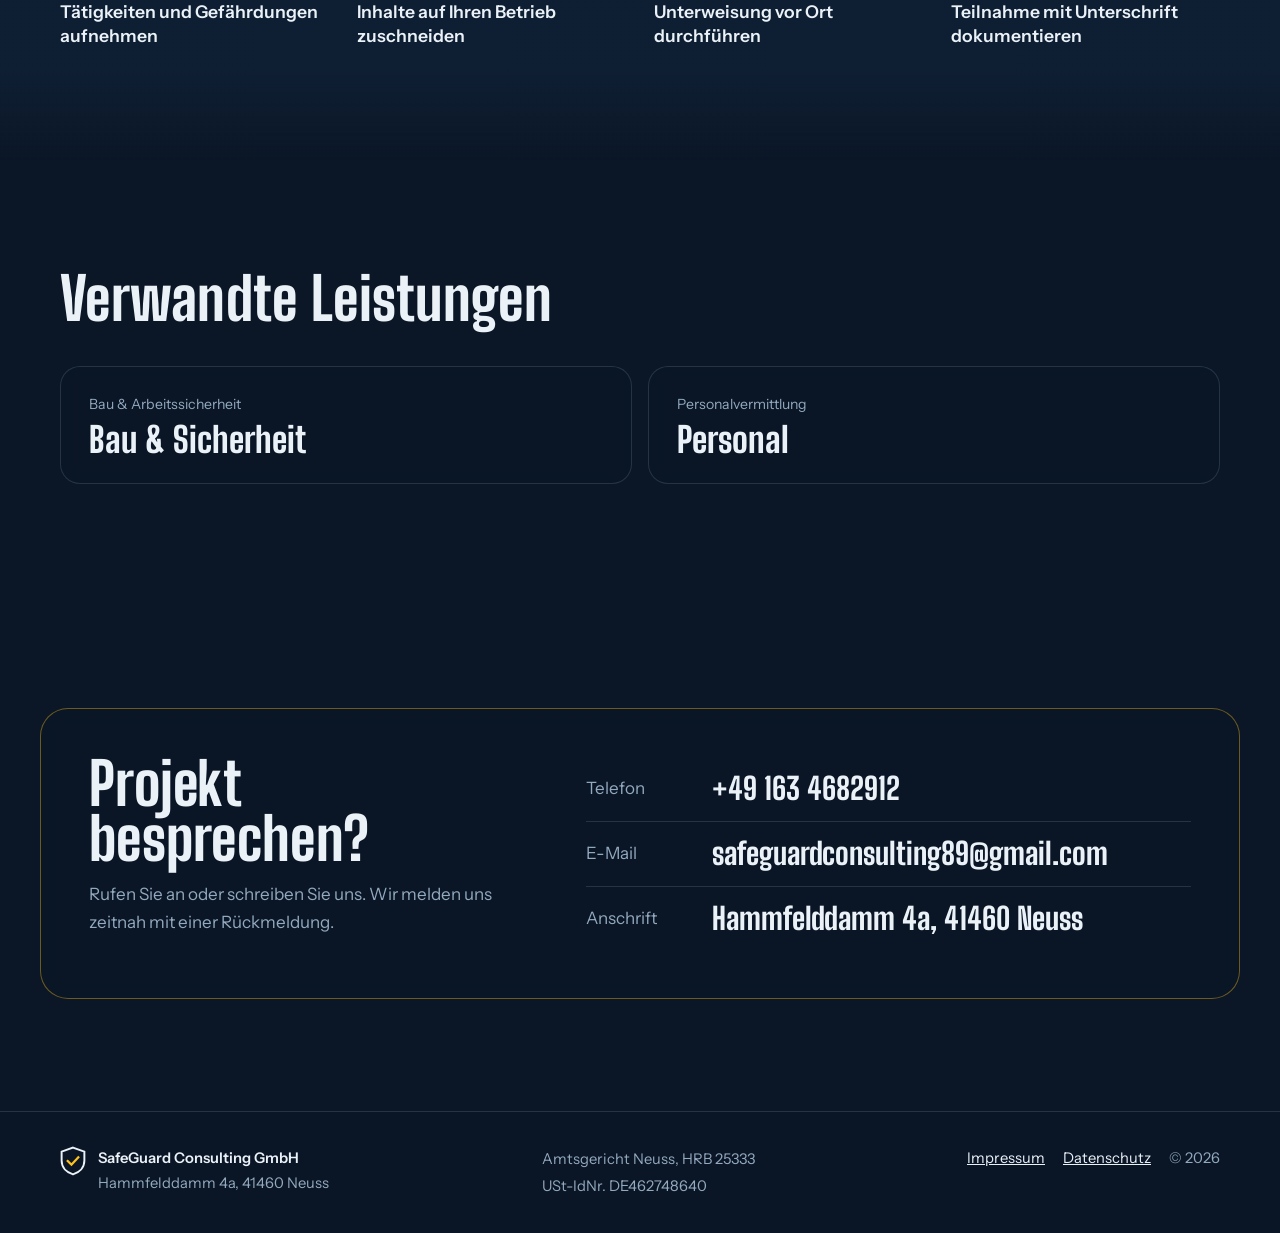
<file: schulungen.html>
<!doctype html>
<html lang="de">
<head>
<meta charset="utf-8">
<meta name="viewport" content="width=device-width, initial-scale=1, viewport-fit=cover">
<title>Schulungen – SafeGuard Consulting</title>
<meta name="description" content="Praxisorientierte Unterweisungen und Trainings zu Arbeitssicherheit und Gesundheitsschutz. Verständlich, nachweisbar, auf Ihre Tätigkeiten zugeschnitten.">
<meta name="theme-color" content="#0B1727">
<link rel="icon" href="favicon.svg" type="image/svg+xml">
<link rel="stylesheet" href="style.css">
</head>
<body>
<header class="site">
  <div class="wrap bar">
    <a class="brand" href="index.html"><svg class="mark" viewBox="0 0 32 36" aria-hidden="true"><path d="M16 1.5 30 6.5v11c0 8.6-6 14.6-14 17-8-2.4-14-8.4-14-17v-11Z" fill="none" stroke="currentColor" stroke-width="2.4"/><path d="m9.5 18 4.6 4.6 8.4-9" fill="none" stroke="var(--signal)" stroke-width="2.8" stroke-linecap="square"/></svg><span><b>SafeGuard</b> Consulting</span></a>
    <nav class="nav" aria-label="Hauptnavigation"><a href="personal.html">Personal</a><a href="bau-sicherheit.html">Bau & Sicherheit</a><a href="schulungen.html" aria-current="page">Schulungen</a><a href="digital.html">Digital</a><a class="nav-cta" href="index.html#kontakt">Kontakt</a></nav>
  </div>
</header><main>
<section class="hero hero--sub hero--schulungen">
  <div class="wrap hero-inner">
    <p class="kicker">Unterweisung & Training</p>
    <h1>Unterweisungen, die im Alltag ankommen.</h1>
    <p class="lead">Praxisorientierte Unterweisungen und Trainings zu Arbeitssicherheit und Gesundheitsschutz. Verständlich, nachweisbar, auf Ihre Tätigkeiten zugeschnitten.</p>
    <p class="chip"><span>Rechtsgrundlage</span>§ 12 ArbSchG, DGUV Vorschrift 1</p>
  </div>
</section>
<section class="section">
  <div class="wrap detail">
    <div class="detail-text"><h2>Sicherheit, die verstanden wird</h2><p>Eine Schulung wirkt, wenn sie praxisnah ist und im Team verstanden wird. Unsere Unterweisungen sind klar strukturiert, auf Ihre Arbeitsbereiche angepasst und so dokumentiert, dass Sie sie jederzeit nachweisen können.</p></div>
    <div class="detail-lists"><div class="list-block"><h3>Inhalte, zum Beispiel</h3><ul class="checks"><li>Arbeitsschutz und Verhalten auf Baustellen</li><li>Gefahren erkennen und sicher handeln</li><li>Prävention und Verantwortlichkeiten</li></ul></div><div class="list-block"><h3>Ergebnis</h3><ul class="checks"><li>Mehr Sicherheitsbewusstsein im Team</li><li>Dokumentierte, nachweisbare Unterweisungen</li><li>Klare Zuständigkeiten</li></ul></div></div>
  </div>
</section>
<section class="section section--alt">
  <div class="wrap split">
    <div class="section-head"><p class="kicker">Ablauf</p><h2>So arbeiten wir</h2></div>
    <ol class="steps steps--plain"><li><b>Tätigkeiten und Gefährdungen aufnehmen</b></li><li><b>Inhalte auf Ihren Betrieb zuschneiden</b></li><li><b>Unterweisung vor Ort durchführen</b></li><li><b>Teilnahme mit Unterschrift dokumentieren</b></li></ol>
  </div>
</section>
<section class="section">
  <div class="wrap">
    <div class="section-head"><p class="kicker">Passt dazu</p><h2>Verwandte Leistungen</h2></div>
    <div class="related"><a class="rel" href="bau-sicherheit.html"><span>Bau & Arbeitssicherheit</span><b>Bau & Sicherheit</b></a><a class="rel" href="personal.html"><span>Personalvermittlung</span><b>Personal</b></a></div>
  </div>
</section>
<section class="contact" id="kontakt">
  <div class="wrap contact-grid">
    <div>
      <p class="kicker">Kontakt</p>
      <h2>Projekt besprechen?</h2>
      <p class="muted">Rufen Sie an oder schreiben Sie uns. Wir melden uns zeitnah mit einer Rückmeldung.</p>
    </div>
    <dl class="contact-list">
      <div><dt>Telefon</dt><dd><a href="tel:+491634682912">+49 163 4682912</a></dd></div>
      <div><dt>E-Mail</dt><dd><a href="mailto:safeguardconsulting89@gmail.com">safeguardconsulting89@gmail.com</a></dd></div>
      <div><dt>Anschrift</dt><dd>Hammfelddamm 4a, 41460 Neuss</dd></div>
    </dl>
  </div>
</section>
</main><footer class="foot">
  <div class="wrap foot-grid">
    <div class="foot-brand"><svg class="mark" viewBox="0 0 32 36" aria-hidden="true"><path d="M16 1.5 30 6.5v11c0 8.6-6 14.6-14 17-8-2.4-14-8.4-14-17v-11Z" fill="none" stroke="currentColor" stroke-width="2.4"/><path d="m9.5 18 4.6 4.6 8.4-9" fill="none" stroke="var(--signal)" stroke-width="2.8" stroke-linecap="square"/></svg><div><b>SafeGuard Consulting GmbH</b><br>Hammfelddamm 4a, 41460 Neuss</div></div>
    <div class="foot-meta">Amtsgericht Neuss, HRB 25333<br>USt-IdNr. DE462748640</div>
    <nav class="foot-links" aria-label="Rechtliches"><a href="impressum.html">Impressum</a><a href="datenschutz.html">Datenschutz</a><span>© 2026</span></nav>
  </div>
</footer>
<canvas id="net" aria-hidden="true"></canvas>
<script>
/* Sicherheitsnetz: gespanntes Netz, das auf Maus/Touch mit Wellen reagiert; Klick und Hover lösen Blitze aus. */
(function () {
  var c = document.getElementById('net');
  if (!c || !c.getContext) return;
  var ctx = c.getContext('2d');
  var reduce = window.matchMedia && matchMedia('(prefers-reduced-motion: reduce)').matches;
  var W, H, dpr, G, cols, rows, h, p, sparks = [], last = null, running = true, raf = 0;

  function size() {
    dpr = Math.min(window.devicePixelRatio || 1, 2);
    W = innerWidth; H = innerHeight;
    c.width = W * dpr; c.height = H * dpr;
    ctx.setTransform(dpr, 0, 0, dpr, 0, 0);
    G = W < 640 ? 30 : 38;
    cols = Math.ceil(W / G) + 3; rows = Math.ceil(H / G) + 3;
    h = new Float32Array(cols * rows); p = new Float32Array(cols * rows);
    if (reduce) draw();
  }

  function poke(px, py, amt, rad) {
    var ci = Math.round(px / G) + 1, ri = Math.round(py / G) + 1;
    for (var dy = -rad; dy <= rad; dy++) for (var dx = -rad; dx <= rad; dx++) {
      var i = ci + dx, j = ri + dy;
      if (i < 1 || j < 1 || i >= cols - 1 || j >= rows - 1) continue;
      var d = Math.sqrt(dx * dx + dy * dy);
      if (d > rad) continue;
      h[j * cols + i] += amt * (1 - d / (rad + 0.5));
    }
  }

  function nx(i, j) { return (i - 1) * G + h[j * cols + i] * 0.22; }
  function ny(i, j) { return (j - 1) * G + h[j * cols + i] * 0.45; }

  // Blitz: Zufallsweg über die Knoten des Netzes, mit Verästelung
  function spark(px, py, len) {
    if (reduce) return;
    var i = Math.round(px / G) + 1, j = Math.round(py / G) + 1;
    function walk(i, j, n, depth) {
      var pts = [[i, j]];
      var di = Math.random() < 0.5 ? 1 : -1, dj = Math.random() < 0.5 ? 1 : -1;
      for (var s = 0; s < n; s++) {
        if (Math.random() < 0.55) i += di; else j += dj;
        if (Math.random() < 0.18) di = -di;
        if (Math.random() < 0.12) dj = -dj;
        if (i < 1 || j < 1 || i >= cols - 1 || j >= rows - 1) break;
        pts.push([i, j]);
        if (depth < 1 && Math.random() < 0.12) walk(i, j, Math.floor(n / 2), depth + 1);
      }
      sparks.push({ pts: pts, t: performance.now(), w: depth ? 1.2 : 2.2 });
      for (var k = 0; k < pts.length; k += 2) h[pts[k][1] * cols + pts[k][0]] += 26;
    }
    walk(i, j, len || 16, 0);
  }

  function step() {
    for (var j = 1; j < rows - 1; j++) for (var i = 1; i < cols - 1; i++) {
      var k = j * cols + i;
      p[k] = ((h[k - 1] + h[k + 1] + h[k - cols] + h[k + cols]) / 2 - p[k]) * 0.968;
    }
    var t = h; h = p; p = t;
  }

  var buckets = [0.16, 0.32, 0.55, 0.85];
  function draw() {
    ctx.clearRect(0, 0, W, H);
    ctx.lineWidth = 1;
    // Grundnetz
    ctx.strokeStyle = 'rgba(122,160,196,0.11)';
    ctx.beginPath();
    for (var j = 0; j < rows; j++) for (var i = 0; i < cols; i++) {
      if (i < cols - 1) { ctx.moveTo(nx(i, j), ny(i, j)); ctx.lineTo(nx(i + 1, j), ny(i + 1, j)); }
      if (j < rows - 1) { ctx.moveTo(nx(i, j), ny(i, j)); ctx.lineTo(nx(i, j + 1), ny(i, j + 1)); }
    }
    ctx.stroke();
    // Bewegte Stellen leuchten in Signalgelb
    for (var b = 0; b < buckets.length; b++) {
      var lo = 4 + b * 7, hi = b === buckets.length - 1 ? 1e9 : lo + 7;
      ctx.strokeStyle = 'rgba(255,194,26,' + buckets[b] + ')';
      ctx.beginPath();
      for (var j2 = 0; j2 < rows; j2++) for (var i2 = 0; i2 < cols; i2++) {
        var a = Math.abs(h[j2 * cols + i2]);
        if (a < lo || a >= hi) continue;
        if (i2 < cols - 1) { ctx.moveTo(nx(i2, j2), ny(i2, j2)); ctx.lineTo(nx(i2 + 1, j2), ny(i2 + 1, j2)); }
        if (j2 < rows - 1) { ctx.moveTo(nx(i2, j2), ny(i2, j2)); ctx.lineTo(nx(i2, j2 + 1), ny(i2, j2 + 1)); }
      }
      ctx.stroke();
    }
    // Blitze
    var now = performance.now();
    sparks = sparks.filter(function (s) { return now - s.t < 520; });
    sparks.forEach(function (s) {
      var age = (now - s.t) / 520, alpha = 1 - age;
      ctx.save();
      ctx.shadowColor = 'rgba(255,214,90,0.9)'; ctx.shadowBlur = 14;
      ctx.strokeStyle = 'rgba(255,236,170,' + alpha + ')';
      ctx.lineWidth = s.w;
      ctx.beginPath();
      s.pts.forEach(function (q, k) {
        var X = nx(q[0], q[1]) + (Math.random() - 0.5) * 5, Y = ny(q[0], q[1]) + (Math.random() - 0.5) * 5;
        if (k) ctx.lineTo(X, Y); else ctx.moveTo(X, Y);
      });
      ctx.stroke();
      ctx.restore();
    });
  }

  var lastAmbient = 0;
  function loop(t) {
    if (!running) return;
    if (t - lastAmbient > 1600) { // leises Grundrauschen, damit das Netz auch ohne Maus lebt
      poke(Math.random() * W, Math.random() * H, 30, 2); lastAmbient = t;
    }
    step(); draw();
    raf = requestAnimationFrame(loop);
  }

  size();
  addEventListener('resize', size);
  if (reduce) return;

  addEventListener('pointermove', function (e) {
    if (last) {
      var v = Math.min(Math.hypot(e.clientX - last.x, e.clientY - last.y), 60);
      poke(e.clientX, e.clientY, v * 1.1, 2);
    }
    last = { x: e.clientX, y: e.clientY };
  }, { passive: true });
  addEventListener('pointerdown', function (e) {
    poke(e.clientX, e.clientY, -140, 3);
    spark(e.clientX, e.clientY, 22);
  });
  document.querySelectorAll('.tile,.rel,.btn,.nav-cta,.list-block').forEach(function (el) {
    el.addEventListener('pointerenter', function (e) { spark(e.clientX, e.clientY, 12); });
    el.addEventListener('pointermove', function (e) {
      var r = el.getBoundingClientRect();
      el.style.setProperty('--mx', (e.clientX - r.left) + 'px');
      el.style.setProperty('--my', (e.clientY - r.top) + 'px');
    });
  });
  document.addEventListener('visibilitychange', function () {
    cancelAnimationFrame(raf);
    running = !document.hidden; if (running) raf = requestAnimationFrame(loop);
  });

  // Ein Auftakt beim Laden: Druckwelle mit Blitz unter der Überschrift
  var h1 = document.querySelector('h1');
  var r = h1 ? h1.getBoundingClientRect() : { left: W * 0.3, bottom: H * 0.4, width: 0 };
  setTimeout(function () {
    poke(r.left + Math.min(r.width, W) * 0.6, r.bottom - 20, -220, 4);
    spark(r.left + Math.min(r.width, W) * 0.6, r.bottom - 20, 26);
  }, 250);
  raf = requestAnimationFrame(loop);
})();

</script>
</body>
</html>
</file>
<file: style.css>
/* Variante C – "Sicherheitsnetz": ein gespanntes Netz liegt hinter der ganzen Seite und reagiert auf jede Bewegung.
   Nachtblau statt Schwarz, Signalgelb nur dort, wo sich etwas bewegt. Bewusst nur ein (dunkles) Theme. */
@font-face{font-family:"Big Shoulders Display";src:url(fonts/bsd-800.woff2) format("woff2");font-weight:800;font-display:swap}
@font-face{font-family:"Big Shoulders Display";src:url(fonts/bsd-900.woff2) format("woff2");font-weight:900;font-display:swap}
@font-face{font-family:"Instrument Sans";src:url(fonts/is-400.woff2) format("woff2");font-weight:400;font-display:swap}
@font-face{font-family:"Instrument Sans";src:url(fonts/is-500.woff2) format("woff2");font-weight:500;font-display:swap}
@font-face{font-family:"Instrument Sans";src:url(fonts/is-600.woff2) format("woff2");font-weight:600 700;font-display:swap}

:root{
  --navy:#0B1727; --navy-2:#11233A; --steel:#2C4A68; --fg:#EAF1F7; --muted:#93A9BE;
  --signal:#FFC21A; --on-signal:#0B1727;
  --glass:rgba(11,23,39,.72); --edge:rgba(147,169,190,.2);
  --f-display:"Big Shoulders Display","Arial Narrow",Impact,sans-serif;
  --f-body:"Instrument Sans","Segoe UI",Roboto,Helvetica,Arial,sans-serif;
  --max:1200px; color-scheme:dark;
}
*,*::before,*::after{box-sizing:border-box}
html{-webkit-text-size-adjust:100%;scroll-behavior:smooth;background:var(--navy)}
body{margin:0;background:radial-gradient(1200px 700px at 80% -10%,#16304F 0%,transparent 60%),var(--navy);background-attachment:fixed;color:var(--fg);font:400 1.0625rem/1.65 var(--f-body)}
body::before{content:"";position:fixed;inset:0 0 auto;height:env(safe-area-inset-top,0px);z-index:30;background:var(--navy)}
#net{position:fixed;inset:0;width:100%;height:100%;z-index:0;pointer-events:none}
.site,main,.foot{position:relative;z-index:1}
a{color:inherit}
h1,h2,h3{font-family:var(--f-display);font-weight:800;line-height:.92;margin:0;text-wrap:balance;letter-spacing:.005em}
h1{font-size:clamp(3.4rem,9.5vw,8.4rem);font-weight:900}
h2{font-size:clamp(2.3rem,4.6vw,3.8rem)}
h3{font-size:2rem}
p{margin:0}
:focus-visible{outline:3px solid var(--signal);outline-offset:3px}
.wrap{max-width:var(--max);margin:0 auto;padding-left:max(20px,env(safe-area-inset-left,0px));padding-right:max(20px,env(safe-area-inset-right,0px))}
.kicker{font-weight:500;color:var(--muted)}
.section-head .kicker,.contact .kicker{display:none}
.muted{color:var(--muted)}

/* Kopfzeile */
.site{position:sticky;top:env(safe-area-inset-top,0px);z-index:20;background:rgba(11,23,39,.6);backdrop-filter:blur(12px);-webkit-backdrop-filter:blur(12px);border-bottom:1px solid var(--edge)}
.bar{display:flex;align-items:center;justify-content:space-between;gap:20px;padding-block:14px;flex-wrap:wrap}
.brand{display:flex;align-items:center;gap:10px;text-decoration:none;font-weight:500;white-space:nowrap}
.brand b{font-family:var(--f-display);font-weight:900;font-size:1.45rem;letter-spacing:.01em}
.mark{width:26px;height:30px;flex:none;color:var(--fg)}
.mark path:last-child{stroke:var(--signal)}
.nav{display:flex;align-items:center;gap:4px;overflow-x:auto;max-width:100%;scrollbar-width:none}
.nav a{position:relative;text-decoration:none;font-weight:500;padding:10px 12px;white-space:nowrap;color:var(--muted);transition:color .2s}
.nav a::after{content:"";position:absolute;left:12px;right:12px;bottom:4px;height:2px;background:var(--signal);transform:scaleX(0);transform-origin:left;transition:transform .25s ease}
.nav a:hover,.nav a[aria-current="page"]{color:var(--fg)}
.nav a:hover::after,.nav a[aria-current="page"]::after{transform:scaleX(1)}
.nav .nav-cta{margin-left:10px;color:var(--on-signal);background:var(--signal);font-weight:600;border-radius:999px;padding-inline:18px}
.nav .nav-cta::after{display:none}
.nav .nav-cta:hover{color:var(--on-signal);box-shadow:0 0 0 4px rgba(255,194,26,.25),0 0 28px rgba(255,194,26,.45)}

/* Hero */
.hero{padding-block:clamp(80px,13vw,180px) clamp(56px,8vw,110px)}
.hero--sub{padding-block:clamp(64px,10vw,140px) clamp(40px,6vw,72px)}
.hero-inner{display:grid;gap:26px}
.hero .kicker{font-size:1.05rem;color:var(--signal);font-weight:600}
.hero h1{max-width:12ch;text-shadow:0 2px 30px rgba(11,23,39,.8)}
.hero--sub h1{max-width:14ch;font-size:clamp(3rem,7.4vw,6.4rem)}
.lead{font-size:clamp(1.12rem,1.6vw,1.34rem);max-width:54ch;color:#C8D6E3;text-shadow:0 1px 18px rgba(11,23,39,.9)}
.actions{display:flex;flex-wrap:wrap;gap:12px;margin-top:6px}
.btn{position:relative;overflow:hidden;display:inline-flex;align-items:center;padding:15px 26px;border-radius:999px;background:var(--signal);color:var(--on-signal);font-weight:600;text-decoration:none;border:2px solid var(--signal);transition:box-shadow .25s,transform .25s}
.btn::after{content:"";position:absolute;top:0;bottom:0;left:-60%;width:40%;background:linear-gradient(100deg,transparent,rgba(255,255,255,.65),transparent);transform:skewX(-20deg);transition:left .6s ease}
.btn:hover{box-shadow:0 0 0 5px rgba(255,194,26,.22),0 10px 40px rgba(255,194,26,.35);transform:translateY(-2px)}
.btn:hover::after{left:130%}
.btn-ghost{background:rgba(11,23,39,.5);color:var(--fg);border-color:rgba(234,241,247,.4)}
.btn-ghost::after{background:linear-gradient(100deg,transparent,rgba(255,194,26,.35),transparent)}
.btn-ghost:hover{border-color:var(--signal);box-shadow:0 0 30px rgba(255,194,26,.25)}
.facts{display:flex;flex-wrap:wrap;gap:12px;margin:26px 0 0}
.facts div{padding:10px 18px;border:1px solid var(--edge);border-radius:14px;background:var(--glass);backdrop-filter:blur(6px);-webkit-backdrop-filter:blur(6px)}
.facts dt{font-size:.8rem;color:var(--muted)}
.facts dd{margin:2px 0 0;font-weight:600;font-variant-numeric:tabular-nums}
.chip{display:inline-flex;flex-wrap:wrap;gap:10px;justify-self:start;padding:10px 18px;border-radius:999px;border:1px solid rgba(255,194,26,.5);background:var(--glass);font-weight:500}
.chip span{color:var(--signal);font-weight:600}

/* Abschnitte: durchscheinend, damit das Netz sichtbar bleibt */
.section{padding-block:clamp(64px,9vw,112px)}
.section--alt{background:linear-gradient(180deg,rgba(17,35,58,0),rgba(17,35,58,.65) 20%,rgba(17,35,58,.65) 80%,rgba(17,35,58,0))}
.section-head{display:grid;gap:14px;margin-bottom:40px;max-width:700px}
.split{display:grid;gap:0}

/* Kacheln mit Lichtkegel, der dem Mauszeiger folgt */
.tiles{display:grid;grid-template-columns:repeat(4,minmax(0,1fr));gap:16px}
.tile,.rel,.list-block{--mx:50%;--my:-200px;position:relative;isolation:isolate;border:1px solid var(--edge);border-radius:20px;background:var(--glass);backdrop-filter:blur(8px);-webkit-backdrop-filter:blur(8px);transition:border-color .25s,transform .25s}
.tile::before,.rel::before,.list-block::before{content:"";position:absolute;inset:0;border-radius:inherit;z-index:-1;background:radial-gradient(320px circle at var(--mx) var(--my),rgba(255,194,26,.16),transparent 65%);opacity:0;transition:opacity .25s}
.tile:hover,.rel:hover,.list-block:hover{border-color:rgba(255,194,26,.55);transform:translateY(-4px)}
.tile:hover::before,.rel:hover::before,.list-block:hover::before{opacity:1}
.tile{display:flex;flex-direction:column;gap:14px;padding:28px 24px 24px;text-decoration:none;min-width:0}
.tile-kicker{font-size:.88rem;color:var(--muted)}
.tile h3{font-size:2.3rem}
.tile ul{list-style:none;margin:0;padding:0;display:grid;gap:8px;color:#C8D6E3;font-size:.98rem;flex:1}
.tile li{padding-left:18px;position:relative}
.tile li::before{content:"";position:absolute;left:0;top:.62em;width:7px;height:7px;border-radius:50%;border:2px solid var(--signal)}
.more{font-weight:600;color:var(--signal)}
.weitere{margin-top:26px;color:var(--muted)}
.weitere b{color:var(--fg)}

/* Ablauf: echte Reihenfolge, Ziffern als Kontur */
.steps{list-style:none;margin:0;padding:0;display:grid;grid-template-columns:repeat(4,minmax(0,1fr));gap:28px;counter-reset:s}
.steps li{counter-increment:s;min-width:0}
.steps a,.steps--plain li{display:grid;gap:8px;text-decoration:none;align-content:start}
.steps a::before,.steps--plain li::before{content:counter(s);font:900 5.5rem/0.85 var(--f-display);color:transparent;-webkit-text-stroke:2px var(--signal);transition:color .25s}
.steps a:hover::before{color:var(--signal)}
.steps b{font:800 1.9rem/1 var(--f-display)}
.steps--plain b{font:600 1.1rem/1.35 var(--f-body)}
.steps span{color:var(--muted)}

.detail{display:grid;grid-template-columns:minmax(0,5fr) minmax(0,7fr);gap:clamp(28px,5vw,72px)}
.detail-text{display:grid;gap:20px;align-content:start}
.detail-text p{color:#C8D6E3;max-width:60ch}
.detail-lists{display:grid;grid-template-columns:repeat(2,minmax(0,1fr));gap:16px}
.list-block{padding:26px;display:grid;gap:16px;align-content:start;min-width:0}
.checks{list-style:none;margin:0;padding:0;display:grid;gap:12px}
.checks li{padding-left:28px;position:relative;color:#D5E0EA}
.checks li::before{content:"";position:absolute;left:2px;top:.32em;width:13px;height:7px;border-left:3px solid var(--signal);border-bottom:3px solid var(--signal);transform:rotate(-45deg)}

.related{display:grid;grid-template-columns:repeat(2,minmax(0,1fr));gap:16px}
.rel{display:grid;gap:6px;padding:26px 28px;text-decoration:none}
.rel span:first-child{font-size:.88rem;color:var(--muted)}
.rel b{font:800 2.2rem/1 var(--f-display)}

/* Kontakt */
.contact{padding-block:clamp(64px,9vw,112px)}
.contact-grid{display:grid;grid-template-columns:minmax(0,5fr) minmax(0,7fr);gap:clamp(28px,5vw,72px);align-items:start;padding:clamp(28px,4vw,48px);border-radius:28px;border:1px solid rgba(255,194,26,.4);background:var(--glass);backdrop-filter:blur(10px);-webkit-backdrop-filter:blur(10px)}
.contact-grid > div{display:grid;gap:14px}
.contact-list{margin:0;display:grid}
.contact-list div{display:grid;grid-template-columns:110px minmax(0,1fr);gap:16px;padding-block:14px;border-top:1px solid var(--edge)}
.contact-list div:first-child{border-top:0}
.contact-list dt{color:var(--muted);line-height:2.1}
.contact-list dd{margin:0;font:800 1.9rem/1.15 var(--f-display);overflow-wrap:anywhere}
.contact-list a{text-decoration:none;background:linear-gradient(var(--signal),var(--signal)) 0 100%/0 2px no-repeat;transition:background-size .3s}
.contact-list a:hover{background-size:100% 2px;color:var(--signal)}

.prose{max-width:68ch;display:grid;gap:14px;color:#D5E0EA;padding:clamp(24px,4vw,40px);border-radius:20px;background:var(--glass);border:1px solid var(--edge)}
.prose h2{font-size:2rem;margin-top:14px;color:var(--fg)}
.prose h3{font-size:1.35rem;margin-top:8px;color:var(--fg)}
.prose a{color:var(--signal);overflow-wrap:anywhere}

.foot{border-top:1px solid var(--edge);padding-block:34px;font-size:.92rem;color:var(--muted);background:rgba(11,23,39,.85)}
.foot-grid{display:flex;flex-wrap:wrap;gap:24px 40px;align-items:flex-start;justify-content:space-between}
.foot-brand{display:flex;gap:12px;align-items:flex-start}
.foot-brand b{color:var(--fg)}
.foot-meta{line-height:1.8}
.foot-links{display:flex;gap:18px;flex-wrap:wrap}
.foot-links a{color:var(--fg)}

@media (max-width:980px){
  .tiles{grid-template-columns:repeat(2,minmax(0,1fr))}
  .detail,.contact-grid{grid-template-columns:minmax(0,1fr)}
  .steps{grid-template-columns:repeat(2,minmax(0,1fr));row-gap:36px}
}
@media (max-width:620px){
  .tiles,.detail-lists,.related,.steps{grid-template-columns:minmax(0,1fr)}
  .contact-list div{grid-template-columns:minmax(0,1fr);gap:2px}
  .contact-list dd{font-size:1.5rem}
}
@media (prefers-reduced-motion:reduce){html{scroll-behavior:auto}*{transition:none!important}}
</file>
